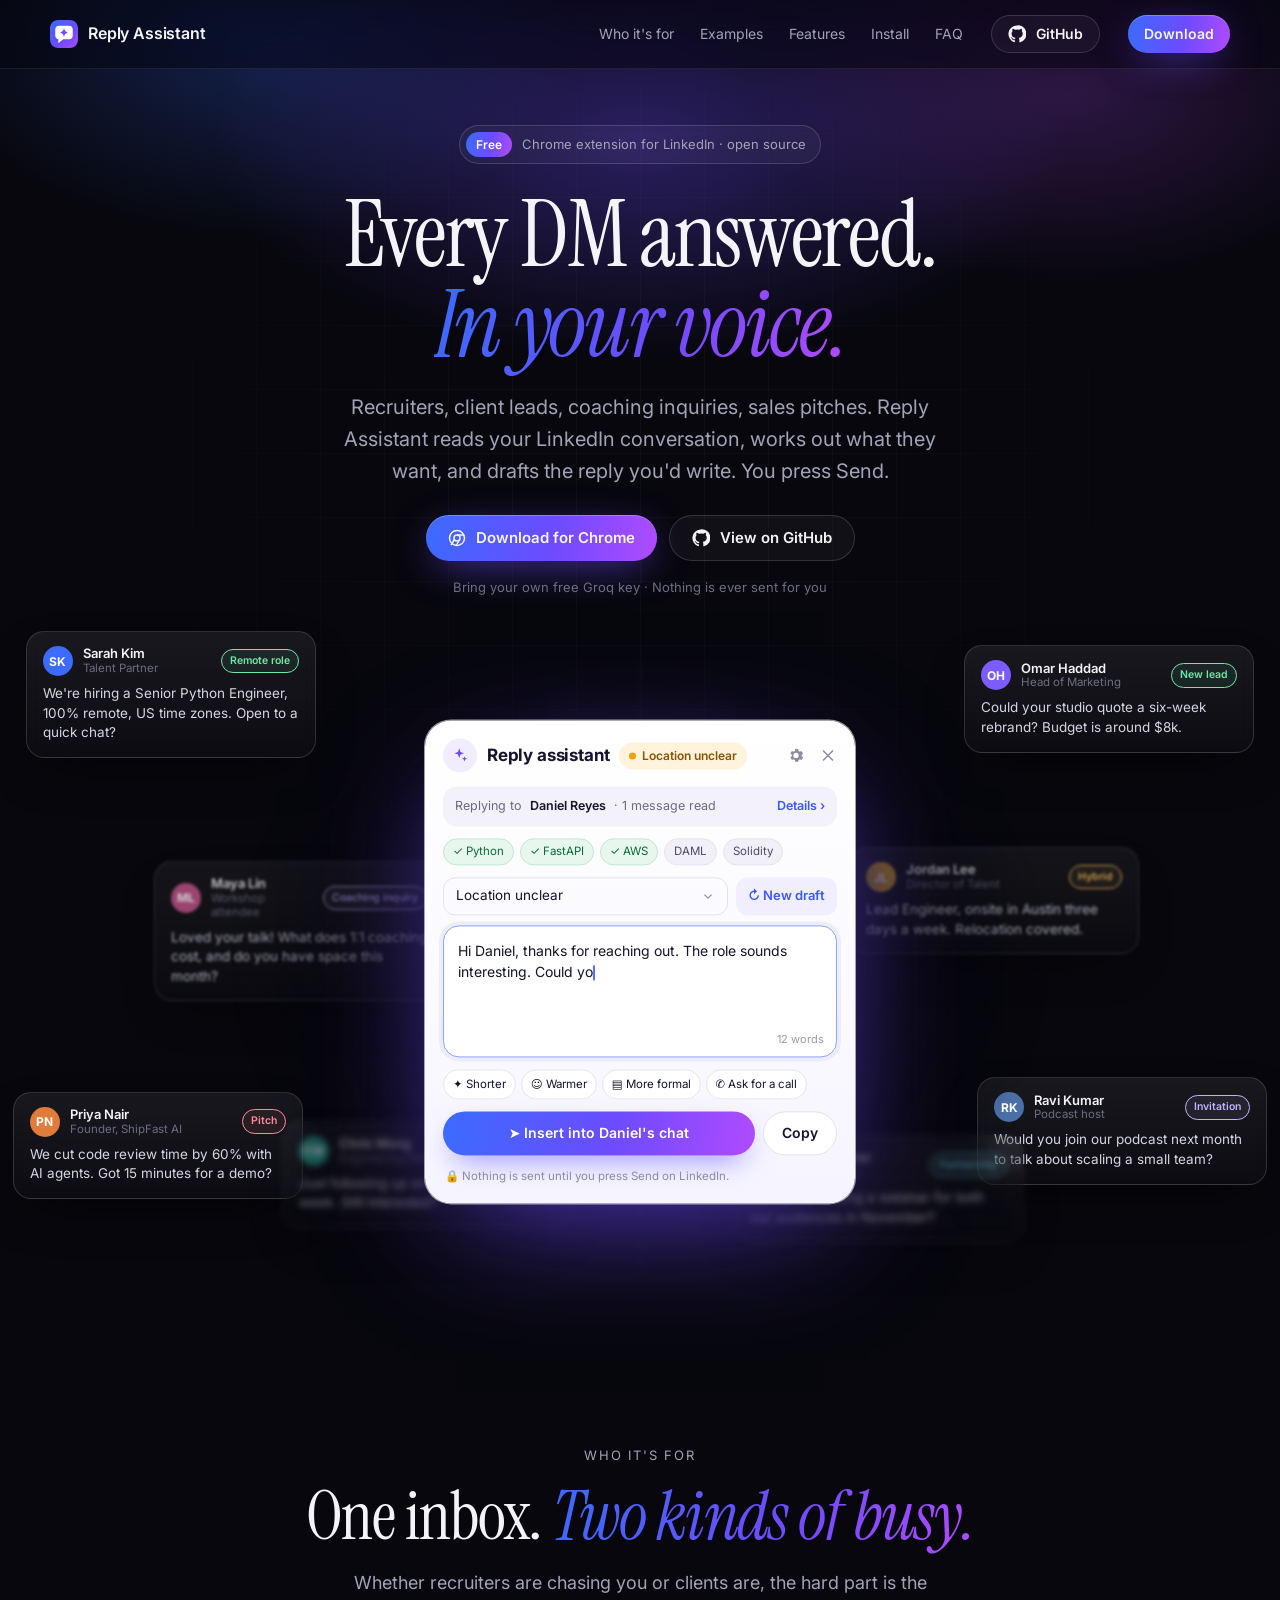
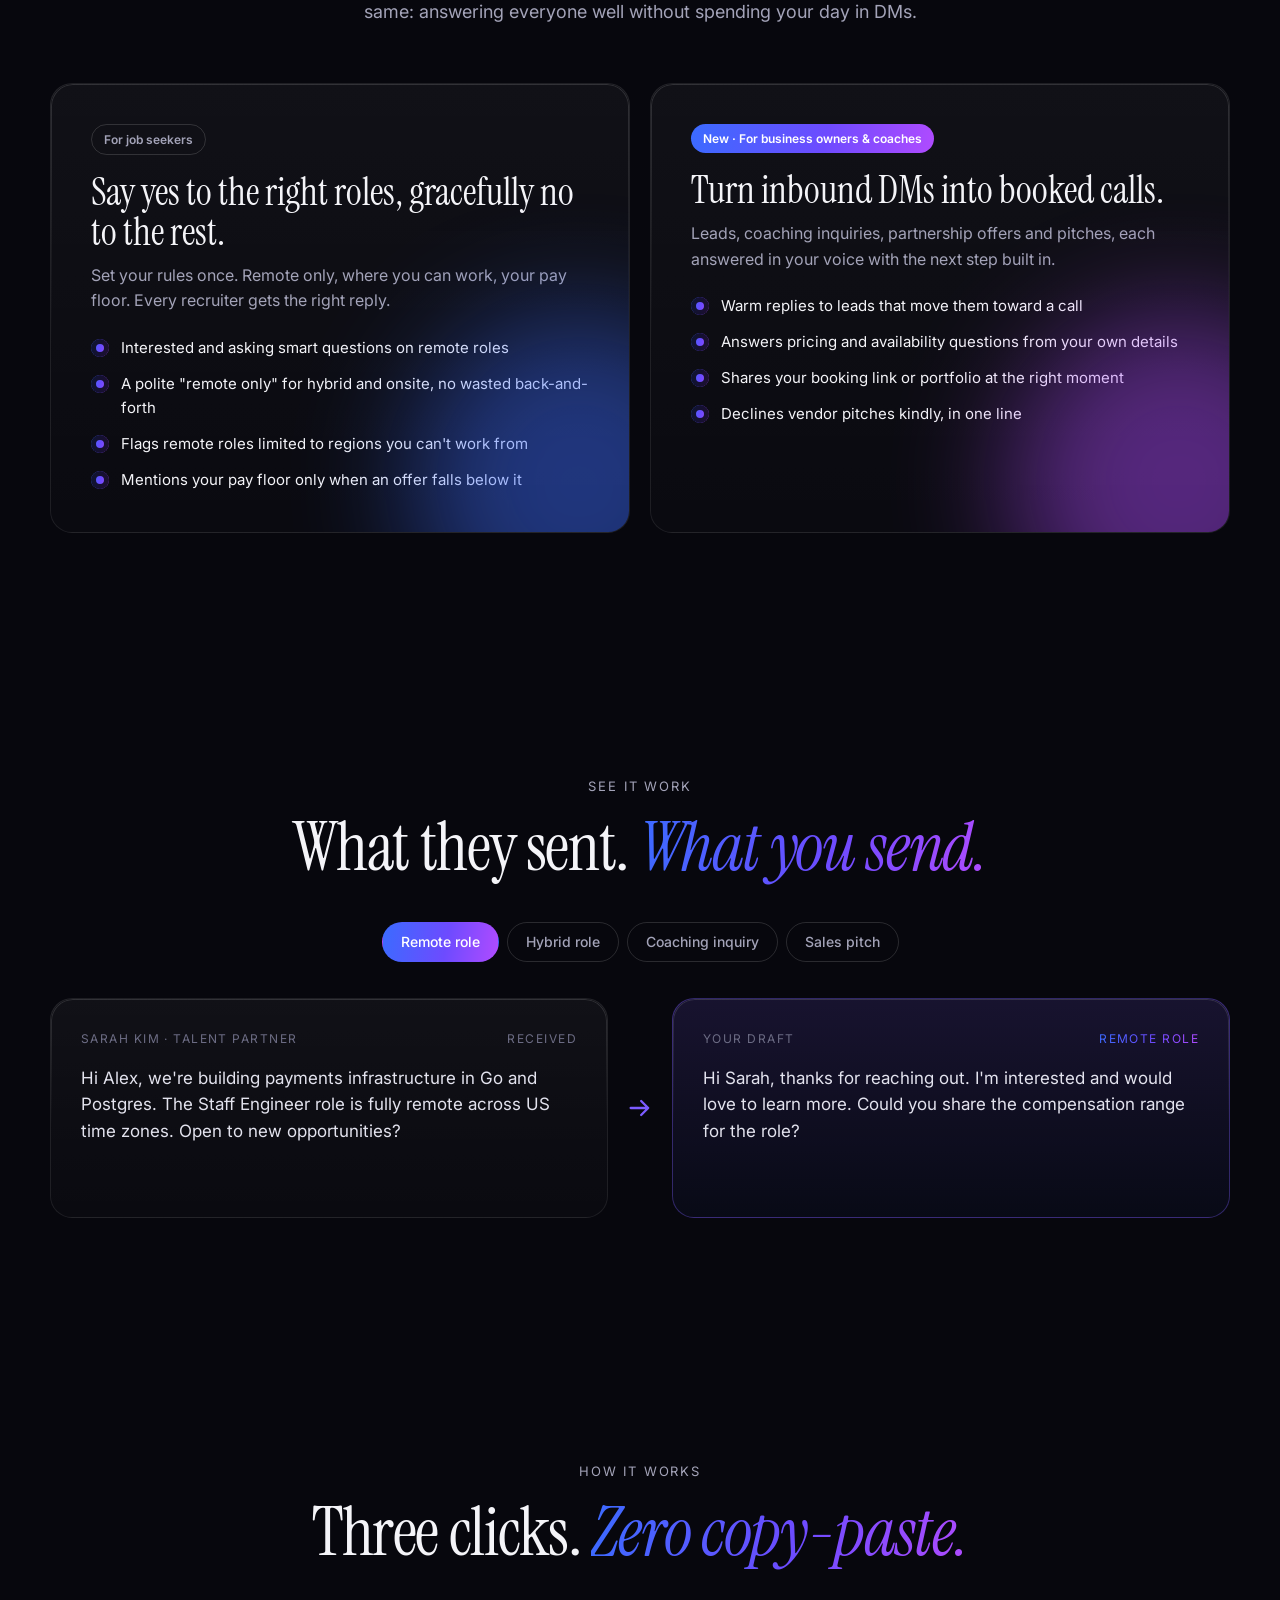
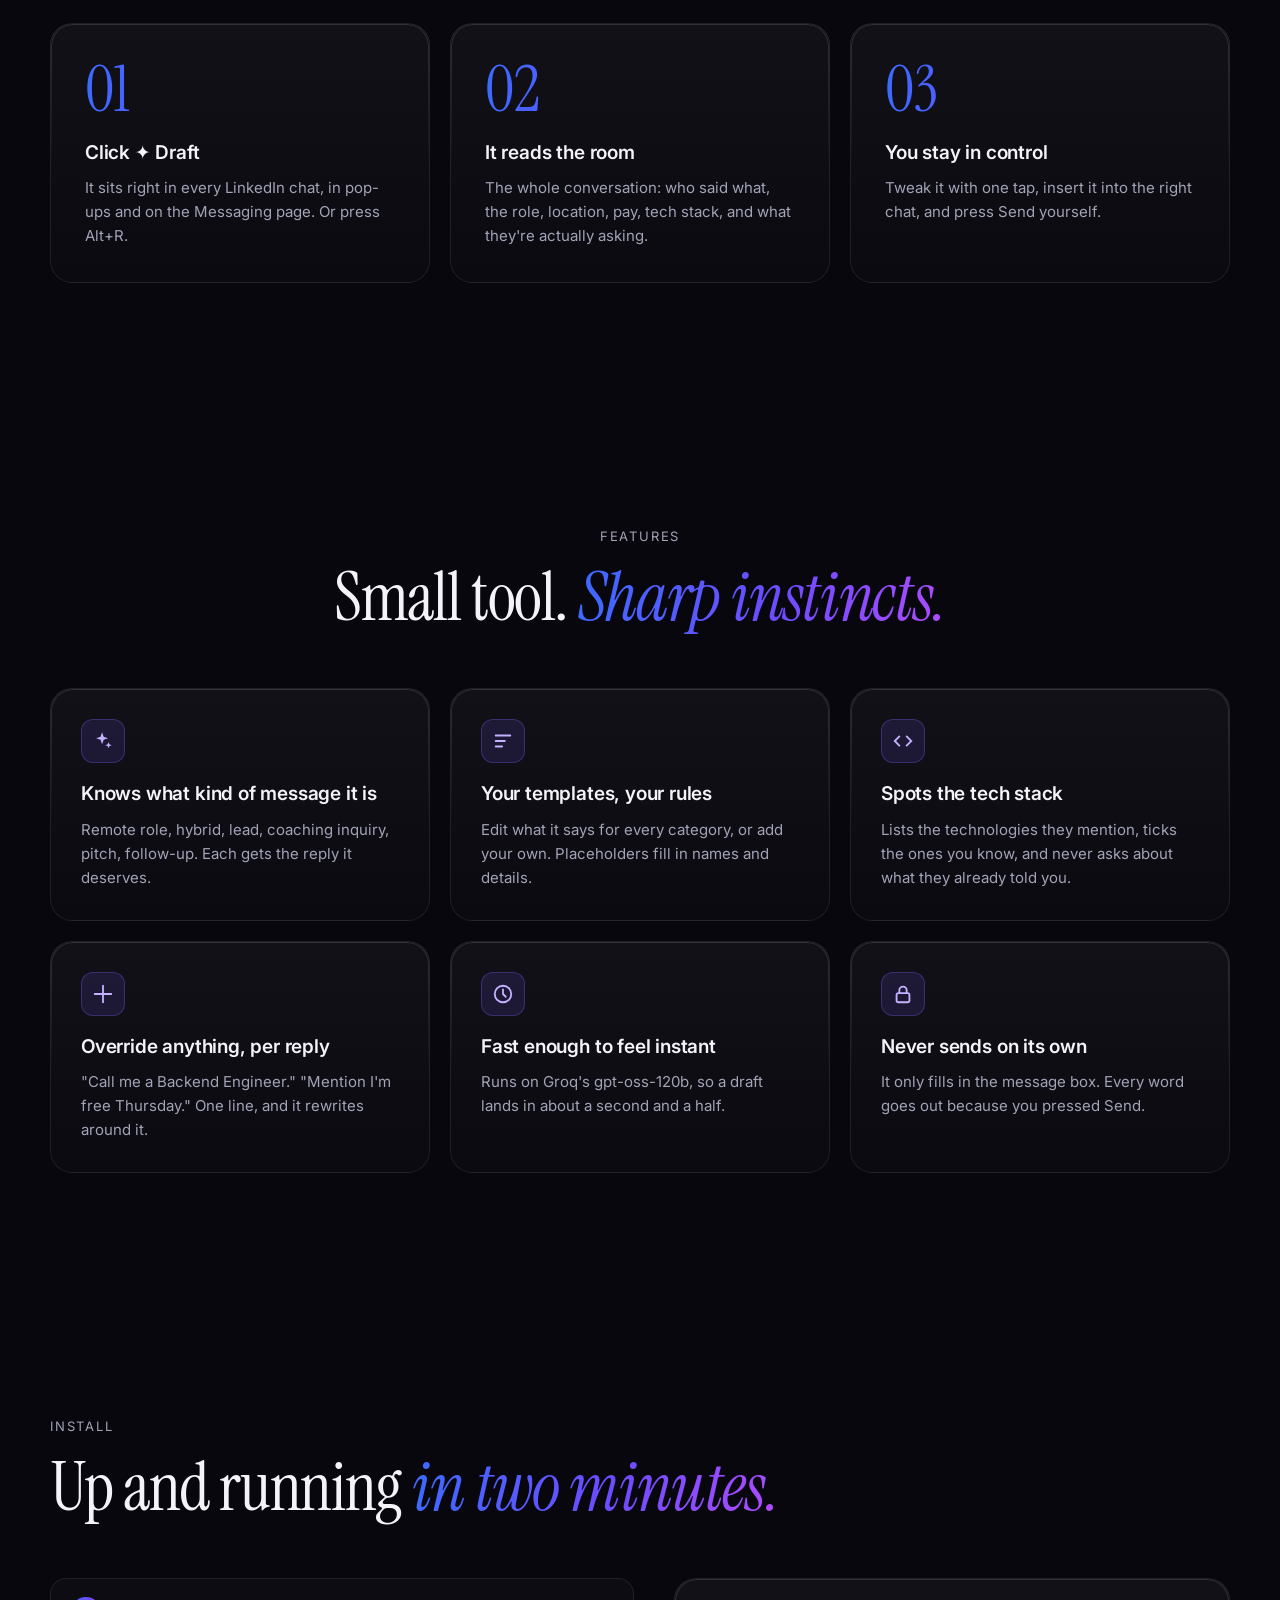
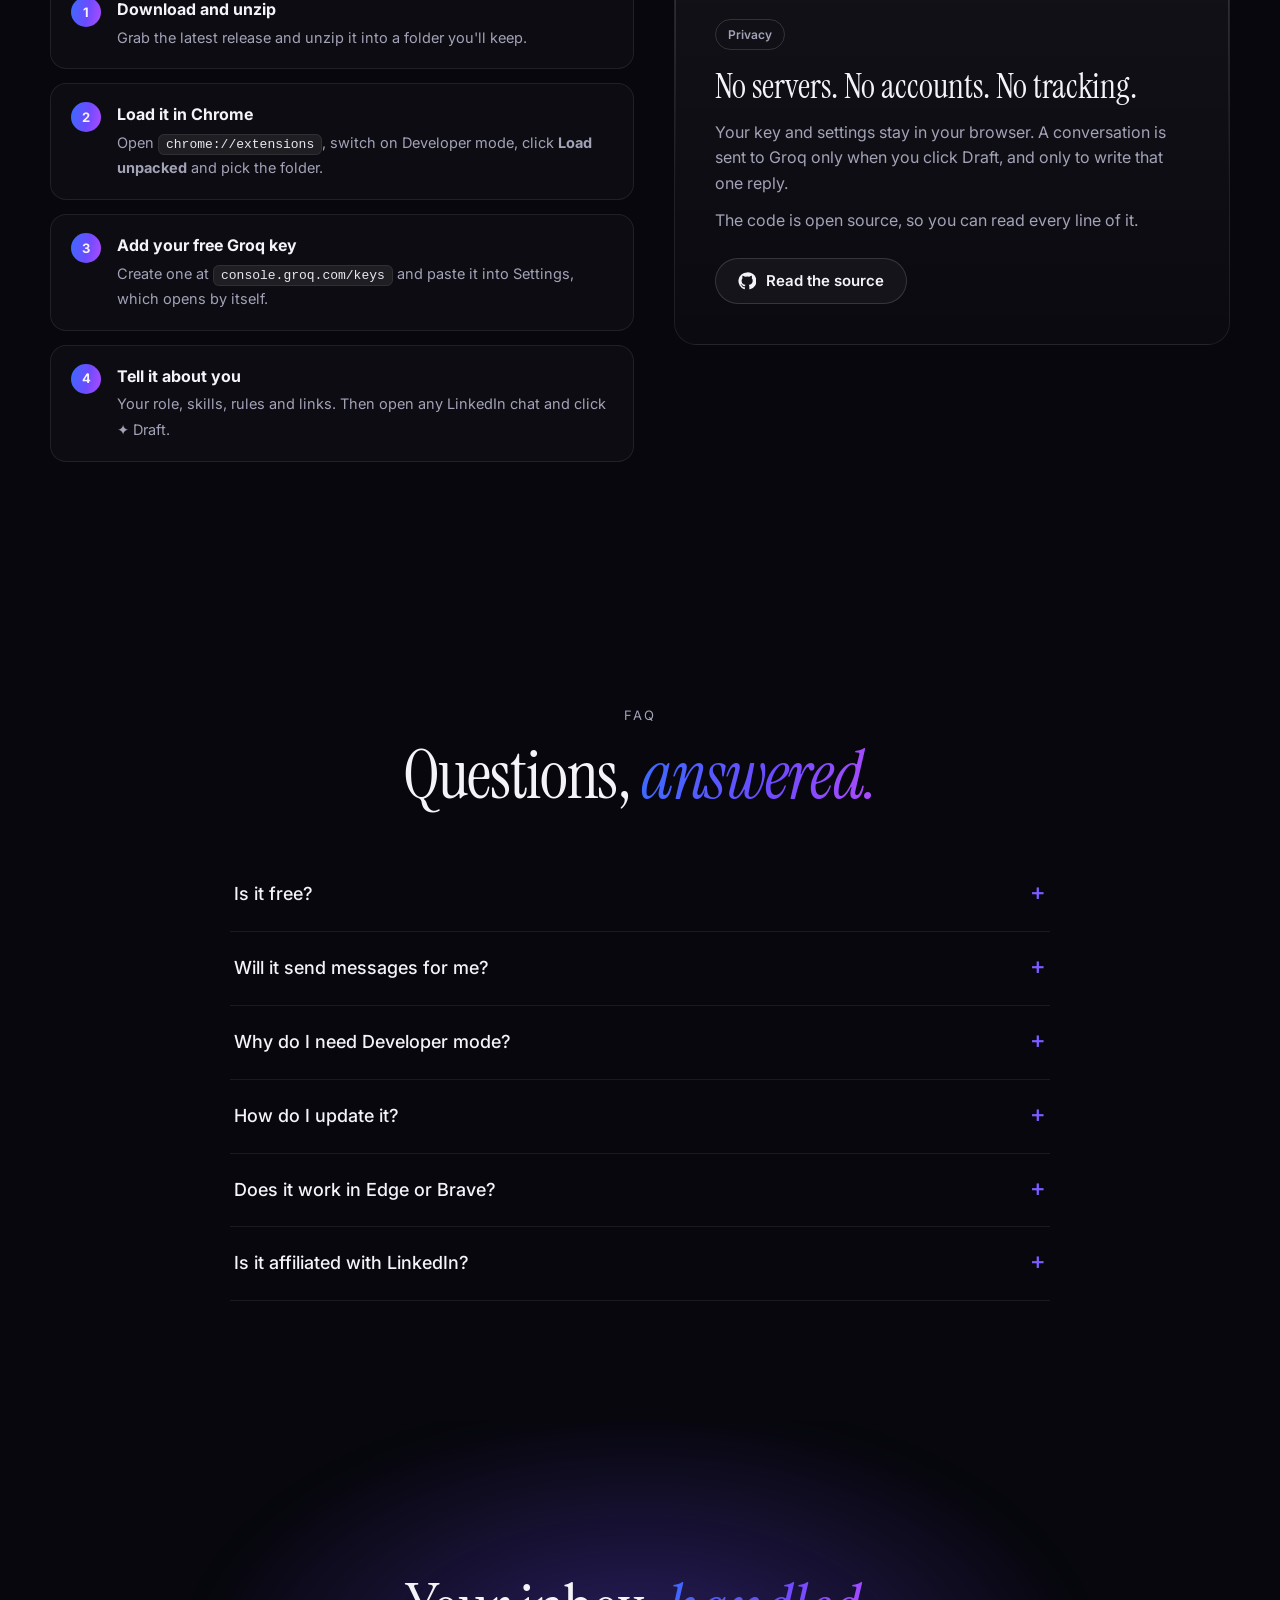
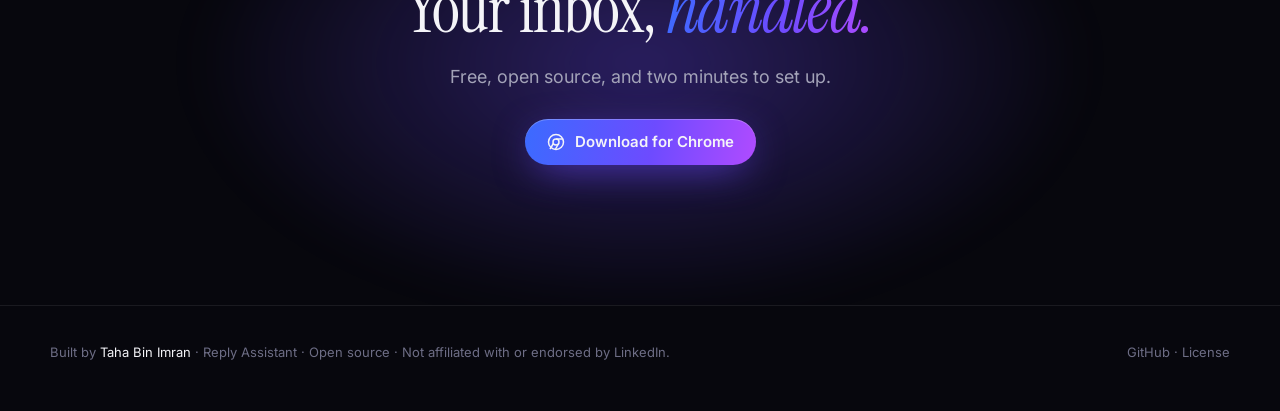
<file: docs/index.html>
<!DOCTYPE html>
<html lang="en">
<head>
<meta charset="utf-8">
<meta name="viewport" content="width=device-width, initial-scale=1">
<title>Reply Assistant · Every DM answered, in your voice</title>
<meta name="description" content="A free Chrome extension that reads your LinkedIn conversations and drafts the reply you'd write. Recruiters, leads, coaching clients, pitches. You press Send.">
<link rel="preconnect" href="https://fonts.googleapis.com">
<link rel="preconnect" href="https://fonts.gstatic.com" crossorigin>
<link href="https://fonts.googleapis.com/css2?family=Instrument+Serif:ital@0;1&family=Inter:wght@400;500;600;700&display=swap" rel="stylesheet">
<style>
  :root {
    --bg: #07070d;
    --bg-2: #0d0d18;
    --line: rgba(255,255,255,.08);
    --line-2: rgba(255,255,255,.14);
    --fg: #f4f4f8;
    --muted: #a3a3b8;
    --dim: #6d6d85;
    --violet: #7c5cff;
    --blue: #3b82f6;
    --cyan: #5ee7ff;
    --grad: linear-gradient(100deg, #3b6bff 0%, #6d4bff 55%, #b04bff 100%);
    --radius: 22px;
    --serif: "Instrument Serif", Georgia, serif;
    --sans: Inter, system-ui, -apple-system, "Segoe UI", Roboto, sans-serif;
  }
  * { box-sizing: border-box; }
  html { scroll-behavior: smooth; overflow-x: clip; }
  body { margin: 0; background: var(--bg); color: var(--fg); font: 16px/1.6 var(--sans); -webkit-font-smoothing: antialiased; overflow-x: clip; }
  a { color: inherit; text-decoration: none; }
  .wrap { width: min(1180px, 100% - 32px); margin: 0 auto; }
  .serif { font-family: var(--serif); font-weight: 400; letter-spacing: -0.01em; }
  .grad-text { background: var(--grad); -webkit-background-clip: text; background-clip: text; color: transparent; }

  /* ---------- nav ---------- */
  nav.top { position: sticky; top: 0; z-index: 50; backdrop-filter: blur(18px) saturate(140%); background: rgba(7,7,13,.55); border-bottom: 1px solid var(--line); }
  nav.top .wrap { display: flex; align-items: center; gap: 28px; height: 68px; }
  .brand { display: flex; align-items: center; gap: 10px; font-weight: 600; letter-spacing: -0.01em; }
  .brand svg { width: 28px; height: 28px; border-radius: 8px; }
  .navlinks { display: flex; gap: 26px; margin-left: auto; font-size: 14px; color: var(--muted); }
  .navlinks a:hover { color: var(--fg); }
  .btn { display: inline-flex; align-items: center; gap: 10px; height: 46px; padding: 0 22px; border-radius: 999px; font-weight: 600; font-size: 15px; border: 1px solid var(--line-2); background: rgba(255,255,255,.04); transition: transform .2s, background .2s, box-shadow .2s; white-space: nowrap; }
  .btn:hover { background: rgba(255,255,255,.08); transform: translateY(-1px); }
  .btn.primary { border: 0; background: var(--grad); box-shadow: 0 10px 40px -10px rgba(109,75,255,.8), inset 0 1px 0 rgba(255,255,255,.25); }
  .btn.primary:hover { box-shadow: 0 16px 50px -10px rgba(109,75,255,.95), inset 0 1px 0 rgba(255,255,255,.3); }
  .btn.sm { height: 38px; padding: 0 16px; font-size: 14px; }
  .btn svg { width: 18px; height: 18px; }

  /* ---------- hero ---------- */
  .hero { position: relative; padding: 56px 0 0; text-align: center; isolation: isolate; overflow-x: clip; }
  .hero::before { content: ""; position: absolute; inset: -200px -10% auto; height: 900px; z-index: -1;
    background:
      radial-gradient(40% 35% at 50% 30%, rgba(109,75,255,.35), transparent 70%),
      radial-gradient(30% 30% at 25% 20%, rgba(59,107,255,.25), transparent 70%),
      radial-gradient(30% 30% at 78% 25%, rgba(176,75,255,.22), transparent 70%); }
  .grid-bg { position: absolute; inset: 0; z-index: -1; opacity: .35;
    background-image: linear-gradient(var(--line) 1px, transparent 1px), linear-gradient(90deg, var(--line) 1px, transparent 1px);
    background-size: 64px 64px; mask-image: radial-gradient(60% 50% at 50% 30%, #000 20%, transparent 75%); }
  .eyebrow { display: inline-flex; align-items: center; gap: 10px; padding: 6px 14px 6px 6px; border-radius: 999px; border: 1px solid var(--line-2); background: rgba(255,255,255,.04); font-size: 13px; color: var(--muted); }
  .eyebrow b { padding: 3px 10px; border-radius: 999px; background: var(--grad); color: #fff; font-weight: 600; font-size: 12px; }
  h1 { margin: 26px auto 0; max-width: 980px; font-family: var(--serif); font-weight: 400; font-size: clamp(46px, 7.4vw, 92px); line-height: .98; letter-spacing: -0.025em; }
  h1 em { font-style: italic; }
  .lede { margin: 20px auto 0; max-width: 640px; font-size: clamp(17px, 2vw, 20px); color: var(--muted); }
  .cta { display: flex; gap: 12px; justify-content: center; flex-wrap: wrap; margin-top: 28px; }
  .fine { margin-top: 16px; font-size: 13px; color: var(--dim); }

  /* ---------- stage: floating DMs blurring toward the panel ---------- */
  .stage { position: relative; height: 720px; margin-top: -8px; }
  .stage::after { content: ""; position: absolute; left: 50%; top: 50%; width: 820px; height: 640px; transform: translate(-50%,-50%); z-index: 1;
    background: radial-gradient(closest-side, rgba(7,7,13,.92), rgba(7,7,13,.55) 55%, transparent); pointer-events: none; }
  .dm { position: absolute; z-index: 0; width: 290px; padding: 14px 16px; text-align: left; border-radius: 18px; border: 1px solid var(--line-2);
    background: linear-gradient(180deg, rgba(255,255,255,.07), rgba(255,255,255,.025)); backdrop-filter: blur(8px);
    box-shadow: 0 20px 50px -20px rgba(0,0,0,.7); filter: blur(var(--blur, 0px)); opacity: var(--fade, 1);
    animation: drift 9s ease-in-out infinite; animation-delay: var(--delay, 0s); }
  .dm header { display: flex; align-items: center; gap: 10px; margin-bottom: 8px; }
  .dm .av { width: 30px; height: 30px; border-radius: 50%; flex: none; display: grid; place-items: center; font-size: 12px; font-weight: 700; color: #fff; }
  .dm .who { font-size: 13px; font-weight: 600; line-height: 1.2; }
  .dm .who small { display: block; font-weight: 400; color: var(--dim); font-size: 11.5px; }
  .dm .tag { margin-left: auto; font-size: 10.5px; font-weight: 600; padding: 3px 8px; border-radius: 999px; border: 1px solid; white-space: nowrap; }
  .dm p { margin: 0; font-size: 13.5px; line-height: 1.45; color: #d6d6e4; }
  .t-green { color: #6ee7a8; border-color: rgba(110,231,168,.35); background: rgba(110,231,168,.08); }
  .t-amber { color: #fbbf5a; border-color: rgba(251,191,90,.35); background: rgba(251,191,90,.08); }
  .t-red { color: #ff8a9a; border-color: rgba(255,138,154,.35); background: rgba(255,138,154,.08); }
  .t-violet { color: #c4b2ff; border-color: rgba(196,178,255,.35); background: rgba(196,178,255,.08); }
  .t-cyan { color: #7ee8ff; border-color: rgba(126,232,255,.35); background: rgba(126,232,255,.08); }
  @keyframes drift { 0%,100% { translate: 0 0; } 50% { translate: 0 -12px; } }

  /* ---------- the panel (recreated UI) ---------- */
  .panel-glow { position: absolute; left: 50%; top: 50%; width: 560px; height: 560px; transform: translate(-50%,-50%); z-index: 1; border-radius: 50%;
    background: radial-gradient(closest-side, rgba(109,75,255,.45), transparent); filter: blur(30px); }
  .panel { position: absolute; left: 50%; top: 50%; transform: translate(-50%,-50%); z-index: 2; width: 430px; text-align: left; color: #14142b;
    border-radius: 26px; padding: 18px; background: linear-gradient(180deg, #ffffff, #f6f5ff);
    box-shadow: 0 0 0 1px rgba(255,255,255,.6), 0 40px 120px -30px rgba(109,75,255,.75), 0 30px 60px -30px rgba(0,0,0,.8); }
  .p-head { display: flex; align-items: center; gap: 10px; }
  .p-logo { width: 34px; height: 34px; border-radius: 50%; display: grid; place-items: center; background: #f1edff; }
  .p-logo svg { width: 18px; height: 18px; }
  .p-title { font-weight: 700; font-size: 17px; letter-spacing: -0.01em; }
  .p-badge { display: inline-flex; align-items: center; gap: 6px; padding: 4px 10px; border-radius: 999px; background: #fff3dc; color: #8a5300; font-size: 12px; font-weight: 600; }
  .p-badge::before { content: ""; width: 7px; height: 7px; border-radius: 50%; background: #f59e0b; }
  .p-icons { margin-left: auto; display: flex; gap: 14px; color: #8b8ba3; }
  .p-icons svg { width: 18px; height: 18px; }
  .p-ctx { display: flex; align-items: center; gap: 8px; margin: 14px 0 12px; padding: 10px 12px; border-radius: 14px; background: #f3f2fb; font-size: 12.5px; color: #6b6b85; }
  .p-ctx b { color: #14142b; font-weight: 600; }
  .p-ctx .det { margin-left: auto; color: #3b5bff; font-weight: 600; }
  .p-tech { display: flex; flex-wrap: wrap; gap: 6px; margin-bottom: 12px; font-size: 11.5px; }
  .p-tech span { padding: 3px 9px; border-radius: 999px; background: #f1f0f8; border: 1px solid #e5e3f2; color: #4b4b66; }
  .p-tech span.mine { background: #e7f7ee; border-color: #bfe8d0; color: #0b6b3a; }
  .p-row { display: flex; gap: 8px; align-items: center; margin-bottom: 10px; }
  .p-select { flex: 1; display: flex; align-items: center; gap: 8px; height: 38px; padding: 0 12px; border-radius: 12px; border: 1px solid #e3e1f0; font-size: 13.5px; }
  .p-select svg:last-child { margin-left: auto; width: 14px; color: #8b8ba3; }
  .p-new { height: 38px; padding: 0 12px; border-radius: 12px; background: #f0eeff; color: #3b5bff; font-weight: 600; font-size: 13px; display: flex; align-items: center; gap: 6px; }
  .p-draft { position: relative; min-height: 132px; padding: 14px; border-radius: 16px; border: 1.5px solid #8ea2ff; background: #fff; font-size: 14px; line-height: 1.55;
    box-shadow: 0 0 0 4px rgba(91,110,255,.09); }
  .caret { display: inline-block; width: 2px; height: 1.1em; background: #5b6eff; vertical-align: -3px; animation: blink 1s steps(1) infinite; }
  @keyframes blink { 50% { opacity: 0; } }
  .p-count { position: absolute; right: 12px; bottom: 8px; font-size: 11px; color: #9a9ab0; }
  .p-chips { display: flex; flex-wrap: wrap; gap: 5px; margin: 12px 0; }
  .p-chips span { padding: 5px 9px; border-radius: 999px; border: 1px solid #e6e4f2; font-size: 11.5px; background: #fff; white-space: nowrap; }
  .p-actions { display: flex; gap: 8px; }
  .p-insert { flex: 1; height: 44px; border-radius: 999px; background: var(--grad); color: #fff; font-weight: 600; font-size: 14px; display: flex; align-items: center; justify-content: center; gap: 8px;
    box-shadow: 0 12px 30px -10px rgba(91,75,255,.7); }
  .p-copy { height: 44px; padding: 0 18px; border-radius: 999px; border: 1px solid #e3e1f0; display: flex; align-items: center; font-weight: 600; font-size: 14px; background: #fff; }
  .p-foot { margin: 12px 2px 0; font-size: 11.5px; color: #8b8ba3; display: flex; gap: 6px; align-items: center; }

  /* ---------- sections ---------- */
  section { padding: 120px 0; position: relative; }
  .kicker { font-size: 13px; letter-spacing: .14em; text-transform: uppercase; color: var(--muted); }
  h2 { margin: 14px 0 0; font-family: var(--serif); font-weight: 400; font-size: clamp(40px, 5.4vw, 68px); line-height: 1.02; letter-spacing: -0.02em; }
  h2 em { font-style: italic; }
  .sub { margin-top: 18px; max-width: 620px; color: var(--muted); font-size: 18px; }
  .center { text-align: center; }
  .center .sub { margin-inline: auto; }

  .card { position: relative; border-radius: var(--radius); border: 1px solid var(--line); background: linear-gradient(180deg, rgba(255,255,255,.045), rgba(255,255,255,.015)); padding: 30px; overflow: hidden; }
  .card::before { content: ""; position: absolute; inset: 0; border-radius: inherit; padding: 1px; background: linear-gradient(180deg, rgba(255,255,255,.14), transparent 60%);
    -webkit-mask: linear-gradient(#000 0 0) content-box, linear-gradient(#000 0 0); -webkit-mask-composite: xor; mask-composite: exclude; pointer-events: none; }

  /* audiences */
  .aud { display: grid; grid-template-columns: 1fr 1fr; gap: 20px; margin-top: 56px; }
  .aud .card { padding: 40px; min-height: 420px; }
  .aud h3 { margin: 18px 0 10px; font-family: var(--serif); font-weight: 400; font-size: 38px; line-height: 1.05; }
  .aud p { color: var(--muted); margin: 0 0 22px; }
  .aud ul { list-style: none; margin: 0; padding: 0; display: grid; gap: 12px; }
  .aud li { display: flex; gap: 12px; align-items: flex-start; font-size: 15px; }
  .aud li::before { content: ""; flex: none; width: 18px; height: 18px; margin-top: 3px; border-radius: 50%; background: var(--grad); -webkit-mask: radial-gradient(circle at center, #000 38%, transparent 40%), linear-gradient(#000 0 0); mask: none; box-shadow: inset 0 0 0 5px rgba(7,7,13,.85); }
  .pill { display: inline-flex; align-items: center; gap: 8px; font-size: 12px; font-weight: 600; padding: 5px 12px; border-radius: 999px; border: 1px solid var(--line-2); color: var(--muted); }
  .pill.new { color: #fff; border: 0; background: var(--grad); }
  .aud .glow { position: absolute; right: -120px; bottom: -120px; width: 340px; height: 340px; border-radius: 50%; filter: blur(60px); opacity: .45; }

  /* conversations */
  .tabs { display: flex; gap: 8px; justify-content: center; flex-wrap: wrap; margin-top: 40px; }
  .tab { height: 40px; padding: 0 18px; border-radius: 999px; border: 1px solid var(--line-2); background: transparent; color: var(--muted); font: 500 14px var(--sans); cursor: pointer; }
  .tab[aria-selected="true"] { color: #fff; border-color: transparent; background: var(--grad); }
  .convo { display: grid; grid-template-columns: 1fr 64px 1fr; align-items: center; gap: 0; margin-top: 36px; }
  .convo .card { min-height: 220px; }
  .convo .label { font-size: 12px; letter-spacing: .12em; text-transform: uppercase; color: var(--dim); margin-bottom: 14px; display: flex; justify-content: space-between; }
  .convo .msg { font-size: 17px; line-height: 1.55; color: #e3e3ee; }
  .convo .reply { border-color: rgba(124,92,255,.35); background: linear-gradient(180deg, rgba(124,92,255,.14), rgba(59,107,255,.04)); }
  .arrow { display: grid; place-items: center; color: var(--violet); }
  .arrow svg { width: 28px; height: 28px; }
  [role="tabpanel"][hidden] { display: none; }

  /* steps */
  .steps { display: grid; grid-template-columns: repeat(3, 1fr); gap: 20px; margin-top: 56px; counter-reset: s; }
  .steps .card { padding: 34px; }
  .steps .n { font-family: var(--serif); font-size: 64px; line-height: 1; background: var(--grad); -webkit-background-clip: text; background-clip: text; color: transparent; }
  .steps h3, .feat h3 { margin: 16px 0 8px; font-size: 19px; font-weight: 600; letter-spacing: -0.01em; }
  .steps p, .feat p { margin: 0; color: var(--muted); font-size: 15px; }

  /* features */
  .feat { display: grid; grid-template-columns: repeat(3, 1fr); gap: 20px; margin-top: 56px; }
  .feat .ico { width: 44px; height: 44px; border-radius: 12px; display: grid; place-items: center; background: rgba(124,92,255,.14); border: 1px solid rgba(124,92,255,.3); color: #c4b2ff; }
  .feat .ico svg { width: 22px; height: 22px; }

  /* install */
  .install { display: grid; grid-template-columns: 1.05fr 1fr; gap: 40px; align-items: start; margin-top: 56px; }
  .ol { list-style: none; padding: 0; margin: 0; display: grid; gap: 14px; counter-reset: i; }
  .ol li { counter-increment: i; display: flex; gap: 16px; padding: 18px 20px; border-radius: 16px; border: 1px solid var(--line); background: rgba(255,255,255,.025); }
  .ol li::before { content: counter(i); flex: none; width: 30px; height: 30px; border-radius: 50%; display: grid; place-items: center; font-weight: 700; font-size: 13px; background: var(--grad); }
  .ol b { display: block; margin-bottom: 2px; }
  .ol span { color: var(--muted); font-size: 14.5px; }
  code { font: 13px ui-monospace, "Cascadia Mono", Consolas, monospace; padding: 2px 7px; border-radius: 6px; background: rgba(255,255,255,.07); border: 1px solid var(--line); color: #e8e8f2; }
  .privacy { padding: 40px; }
  .privacy h3 { margin: 18px 0 14px; font-family: var(--serif); font-weight: 400; font-size: 34px; line-height: 1.1; }
  .privacy p { color: var(--muted); margin: 0 0 12px; }

  /* faq */
  .faq { max-width: 820px; margin: 48px auto 0; }
  details { border-bottom: 1px solid var(--line); padding: 22px 4px; }
  summary { cursor: pointer; list-style: none; display: flex; justify-content: space-between; gap: 20px; font-size: 18px; font-weight: 500; }
  summary::-webkit-details-marker { display: none; }
  summary::after { content: "+"; color: var(--violet); font-size: 24px; line-height: 1; transition: transform .2s; }
  details[open] summary::after { transform: rotate(45deg); }
  details p { color: var(--muted); margin: 12px 0 0; max-width: 700px; }

  /* final cta */
  .final { text-align: center; padding: 140px 0; overflow: hidden; }
  .final::before { content: ""; position: absolute; left: 50%; top: 50%; width: 900px; height: 500px; transform: translate(-50%,-50%); z-index: -1;
    background: radial-gradient(closest-side, rgba(109,75,255,.35), transparent); filter: blur(20px); }
  footer { border-top: 1px solid var(--line); padding: 36px 0 48px; color: var(--dim); font-size: 13px; }
  footer .wrap { display: flex; gap: 20px; justify-content: space-between; flex-wrap: wrap; }
  footer a:hover { color: var(--fg); }

  /* reveal on scroll */
  .reveal { opacity: 0; transform: translateY(24px); transition: opacity .9s cubic-bezier(.2,.7,.2,1), transform .9s cubic-bezier(.2,.7,.2,1); }
  .reveal.in { opacity: 1; transform: none; }

  @media (max-width: 980px) {
    .navlinks { display: none; }
    .aud, .install { grid-template-columns: 1fr; }
    .steps, .feat { grid-template-columns: 1fr 1fr; }
    .dm.far-out { display: none; }
  }
  @media (max-width: 720px) {
    .steps, .feat { grid-template-columns: 1fr; }
    .convo { grid-template-columns: 1fr; gap: 12px; }
    .arrow { transform: rotate(90deg); height: 36px; }
    .stage { height: 700px; }
    .dm { display: none; }
    .panel { width: min(430px, 100% - 24px); padding: 14px; }
    .p-title { font-size: 15px; white-space: nowrap; }
    .p-badge { font-size: 11px; padding: 3px 8px; white-space: nowrap; }
    .p-icons { gap: 8px; }
    .p-ctx { flex-wrap: wrap; row-gap: 2px; }
    .p-ctx b { white-space: nowrap; }
    .stage { height: 640px; }
    nav.top .btn.ghost { display: none; }
    section { padding: 88px 0; }
  }
  @media (prefers-reduced-motion: reduce) {
    .dm, .caret { animation: none; }
    .reveal { opacity: 1; transform: none; transition: none; }
    html { scroll-behavior: auto; }
  }
</style>
</head>
<body>

<svg width="0" height="0" style="position:absolute" aria-hidden="true">
  <defs>
    <linearGradient id="g" x1="0" x2="1" y1="0" y2="1"><stop offset="0" stop-color="#3b6bff"/><stop offset=".6" stop-color="#6d4bff"/><stop offset="1" stop-color="#b04bff"/></linearGradient>
  </defs>
  <symbol id="logo" viewBox="0 0 128 128">
    <rect width="128" height="128" rx="28" fill="url(#g)"/>
    <path d="M42 26H86A18 18 0 0 1 104 44V70A18 18 0 0 1 86 88H60L38 106V88H42A18 18 0 0 1 24 70V44A18 18 0 0 1 42 26Z" fill="#fff"/>
    <path d="M64 35C66.2 48.5 69.5 52 82 57C69.5 62 66.2 65.5 64 79C61.8 65.5 58.5 62 46 57C58.5 52 61.8 48.5 64 35Z" fill="#6d4bff"/>
  </symbol>
  <symbol id="spark" viewBox="0 0 24 24"><path fill="currentColor" d="M11 2.5l1.7 4.8 4.8 1.7-4.8 1.7L11 15.5 9.3 10.7 4.5 9l4.8-1.7zM18 13l.9 2.6 2.6.9-2.6.9L18 20l-.9-2.6-2.6-.9 2.6-.9z"/></symbol>
  <symbol id="chrome" viewBox="0 0 24 24"><circle cx="12" cy="12" r="10" fill="none" stroke="currentColor" stroke-width="2"/><circle cx="12" cy="12" r="4" fill="none" stroke="currentColor" stroke-width="2"/><path d="M12 8h9M8.5 14l-4.5 7.5M15.5 14l-4.5 8" stroke="currentColor" stroke-width="2" fill="none"/></symbol>
  <symbol id="github" viewBox="0 0 24 24"><path fill="currentColor" d="M12 .5a11.5 11.5 0 0 0-3.6 22.4c.6.1.8-.3.8-.6v-2c-3.2.7-3.9-1.5-3.9-1.5-.5-1.3-1.3-1.7-1.3-1.7-1-.7.1-.7.1-.7 1.2.1 1.8 1.2 1.8 1.2 1 1.8 2.8 1.3 3.5 1 .1-.8.4-1.3.7-1.6-2.6-.3-5.3-1.3-5.3-5.7 0-1.3.5-2.3 1.2-3.1-.1-.3-.5-1.5.1-3.1 0 0 1-.3 3.2 1.2a11 11 0 0 1 5.8 0c2.2-1.5 3.2-1.2 3.2-1.2.6 1.6.2 2.8.1 3.1.8.8 1.2 1.8 1.2 3.1 0 4.4-2.7 5.4-5.3 5.7.4.4.8 1.1.8 2.2v3.3c0 .3.2.7.8.6A11.5 11.5 0 0 0 12 .5z"/></symbol>
  <symbol id="arrow" viewBox="0 0 24 24"><path d="M4 12h15M13 6l6 6-6 6" fill="none" stroke="currentColor" stroke-width="2" stroke-linecap="round" stroke-linejoin="round"/></symbol>
</svg>

<nav class="top">
  <div class="wrap">
    <a class="brand" href="#"><svg><use href="#logo"/></svg>Reply Assistant</a>
    <div class="navlinks">
      <a href="#who">Who it's for</a><a href="#examples">Examples</a><a href="#features">Features</a><a href="#install">Install</a><a href="#faq">FAQ</a>
    </div>
    <a class="btn sm ghost" data-repo href="#"><svg><use href="#github"/></svg>GitHub</a>
    <a class="btn sm primary" data-download href="#">Download</a>
  </div>
</nav>

<header class="hero">
  <div class="grid-bg"></div>
  <div class="wrap">
    <span class="eyebrow"><b>Free</b> Chrome extension for LinkedIn · open source</span>
    <h1>Every DM answered.<br><em class="grad-text">In your voice.</em></h1>
    <p class="lede">Recruiters, client leads, coaching inquiries, sales pitches. Reply Assistant reads your LinkedIn conversation, works out what they want, and drafts the reply you'd write. You press Send.</p>
    <div class="cta">
      <a class="btn primary" data-download href="#"><svg><use href="#chrome"/></svg>Download for Chrome</a>
      <a class="btn" data-repo href="#"><svg><use href="#github"/></svg>View on GitHub</a>
    </div>
    <p class="fine">Bring your own free Groq key · Nothing is ever sent for you</p>
  </div>

  <div class="stage" aria-hidden="true">
    <!-- Messages drift around the edges and blur as they near the panel -->
    <div class="dm far-out" style="left:2%;top:4%;--delay:-1s">
      <header><span class="av" style="background:#3b6bff">SK</span><span class="who">Sarah Kim<small>Talent Partner</small></span><span class="tag t-green">Remote role</span></header>
      <p>We're hiring a Senior Python Engineer, 100% remote, US time zones. Open to a quick chat?</p>
    </div>
    <div class="dm" style="left:12%;top:36%;--blur:1.5px;--fade:.8;--delay:-4s">
      <header><span class="av" style="background:#c0548a">ML</span><span class="who">Maya Lin<small>Workshop attendee</small></span><span class="tag t-violet">Coaching inquiry</span></header>
      <p>Loved your talk! What does 1:1 coaching cost, and do you have space this month?</p>
    </div>
    <div class="dm far-out" style="left:1%;top:68%;--delay:-2s">
      <header><span class="av" style="background:#e07b39">PN</span><span class="who">Priya Nair<small>Founder, ShipFast AI</small></span><span class="tag t-red">Pitch</span></header>
      <p>We cut code review time by 60% with AI agents. Got 15 minutes for a demo?</p>
    </div>
    <div class="dm" style="left:22%;top:72%;--blur:3px;--fade:.55;--delay:-6s">
      <header><span class="av" style="background:#2a9d8f">CW</span><span class="who">Chris Wong<small>Engineering Manager</small></span><span class="tag t-cyan">Follow-up</span></header>
      <p>Just following up on my note from last week. Still interested?</p>
    </div>
    <div class="dm far-out" style="right:2%;top:6%;--delay:-3s">
      <header><span class="av" style="background:#7c5cff">OH</span><span class="who">Omar Haddad<small>Head of Marketing</small></span><span class="tag t-green">New lead</span></header>
      <p>Could your studio quote a six-week rebrand? Budget is around $8k.</p>
    </div>
    <div class="dm" style="right:11%;top:34%;--blur:1.5px;--fade:.8;--delay:-5s">
      <header><span class="av" style="background:#d4a017">JL</span><span class="who">Jordan Lee<small>Director of Talent</small></span><span class="tag t-amber">Hybrid</span></header>
      <p>Lead Engineer, onsite in Austin three days a week. Relocation covered.</p>
    </div>
    <div class="dm far-out" style="right:1%;top:66%;--delay:-7s">
      <header><span class="av" style="background:#4a6fa5">RK</span><span class="who">Ravi Kumar<small>Podcast host</small></span><span class="tag t-violet">Invitation</span></header>
      <p>Would you join our podcast next month to talk about scaling a small team?</p>
    </div>
    <div class="dm" style="right:20%;top:74%;--blur:3px;--fade:.55;--delay:-8s">
      <header><span class="av" style="background:#8a5cf6">LF</span><span class="who">Lena Fischer<small>Partnerships</small></span><span class="tag t-cyan">Partnership</span></header>
      <p>Fancy co-hosting a webinar for both our audiences in November?</p>
    </div>

    <div class="panel-glow"></div>
    <div class="panel" role="img" aria-label="The Reply Assistant panel drafting a reply to a recruiter">
      <div class="p-head">
        <span class="p-logo"><svg style="color:#6d4bff"><use href="#spark"/></svg></span>
        <span class="p-title">Reply assistant</span>
        <span class="p-badge">Location unclear</span>
        <span class="p-icons">
          <svg viewBox="0 0 24 24"><path fill="currentColor" d="M19.4 13a7.5 7.5 0 0 0 0-2l2-1.6-2-3.4-2.4 1a7.6 7.6 0 0 0-1.7-1L15 3.5h-4l-.4 2.5a7.6 7.6 0 0 0-1.7 1l-2.4-1-2 3.4 2 1.6a7.5 7.5 0 0 0 0 2l-2 1.6 2 3.4 2.4-1a7.6 7.6 0 0 0 1.7 1l.4 2.5h4l.4-2.5a7.6 7.6 0 0 0 1.7-1l2.4 1 2-3.4zM12 15.5a3.5 3.5 0 1 1 0-7 3.5 3.5 0 0 1 0 7z"/></svg>
          <svg viewBox="0 0 24 24"><path d="M6 6l12 12M18 6L6 18" stroke="currentColor" stroke-width="2" stroke-linecap="round"/></svg>
        </span>
      </div>
      <div class="p-ctx">Replying to <b>Daniel Reyes</b> · 1 message read <span class="det">Details ›</span></div>
      <div class="p-tech"><span class="mine">✓ Python</span><span class="mine">✓ FastAPI</span><span class="mine">✓ AWS</span><span>DAML</span><span>Solidity</span></div>
      <div class="p-row">
        <span class="p-select">Location unclear <svg viewBox="0 0 24 24"><path d="M6 9l6 6 6-6" fill="none" stroke="currentColor" stroke-width="2"/></svg></span>
        <span class="p-new">↻ New draft</span>
      </div>
      <div class="p-draft"><span id="typed"></span><span class="caret"></span><span class="p-count" id="count">0 words</span></div>
      <div class="p-chips"><span>✦ Shorter</span><span>☺ Warmer</span><span>▤ More formal</span><span>✆ Ask for a call</span></div>
      <div class="p-actions"><span class="p-insert">➤ Insert into Daniel's chat</span><span class="p-copy">Copy</span></div>
      <div class="p-foot">🔒 Nothing is sent until you press Send on LinkedIn.</div>
    </div>
  </div>
</header>

<section id="who">
  <div class="wrap">
    <div class="center reveal">
      <span class="kicker">Who it's for</span>
      <h2>One inbox. <em class="grad-text">Two kinds of busy.</em></h2>
      <p class="sub">Whether recruiters are chasing you or clients are, the hard part is the same: answering everyone well without spending your day in DMs.</p>
    </div>
    <div class="aud">
      <div class="card reveal">
        <span class="pill">For job seekers</span>
        <h3>Say yes to the right roles, gracefully no to the rest.</h3>
        <p>Set your rules once. Remote only, where you can work, your pay floor. Every recruiter gets the right reply.</p>
        <ul>
          <li>Interested and asking smart questions on remote roles</li>
          <li>A polite "remote only" for hybrid and onsite, no wasted back-and-forth</li>
          <li>Flags remote roles limited to regions you can't work from</li>
          <li>Mentions your pay floor only when an offer falls below it</li>
        </ul>
        <div class="glow" style="background:#3b6bff"></div>
      </div>
      <div class="card reveal">
        <span class="pill new">New · For business owners & coaches</span>
        <h3>Turn inbound DMs into booked calls.</h3>
        <p>Leads, coaching inquiries, partnership offers and pitches, each answered in your voice with the next step built in.</p>
        <ul>
          <li>Warm replies to leads that move them toward a call</li>
          <li>Answers pricing and availability questions from your own details</li>
          <li>Shares your booking link or portfolio at the right moment</li>
          <li>Declines vendor pitches kindly, in one line</li>
        </ul>
        <div class="glow" style="background:#b04bff"></div>
      </div>
    </div>
  </div>
</section>

<section id="examples">
  <div class="wrap">
    <div class="center reveal">
      <span class="kicker">See it work</span>
      <h2>What they sent. <em class="grad-text">What you send.</em></h2>
    </div>
    <div class="tabs" role="tablist">
      <button class="tab" role="tab" aria-selected="true" data-tab="0">Remote role</button>
      <button class="tab" role="tab" aria-selected="false" data-tab="1">Hybrid role</button>
      <button class="tab" role="tab" aria-selected="false" data-tab="2">Coaching inquiry</button>
      <button class="tab" role="tab" aria-selected="false" data-tab="3">Sales pitch</button>
    </div>
    <div class="reveal">
      <div class="convo" role="tabpanel">
        <div class="card"><div class="label"><span>Sarah Kim · Talent Partner</span><span>Received</span></div><p class="msg">Hi Alex, we're building payments infrastructure in Go and Postgres. The Staff Engineer role is fully remote across US time zones. Open to new opportunities?</p></div>
        <div class="arrow"><svg><use href="#arrow"/></svg></div>
        <div class="card reply"><div class="label"><span>Your draft</span><span class="grad-text">Remote role</span></div><p class="msg">Hi Sarah, thanks for reaching out. I'm interested and would love to learn more. Could you share the compensation range for the role?</p></div>
      </div>
      <div class="convo" role="tabpanel" hidden>
        <div class="card"><div class="label"><span>Jordan Lee · Director of Talent</span><span>Received</span></div><p class="msg">We're looking for a Lead Engineer to join our team onsite in Austin, three days a week. Relocation is covered. Interested?</p></div>
        <div class="arrow"><svg><use href="#arrow"/></svg></div>
        <div class="card reply"><div class="label"><span>Your draft</span><span class="grad-text">Hybrid / onsite</span></div><p class="msg">Hi Jordan, thanks for thinking of me. I'm only considering fully remote roles right now, so please keep me in mind for any remote openings.</p></div>
      </div>
      <div class="convo" role="tabpanel" hidden>
        <div class="card"><div class="label"><span>Maya Lin · Workshop attendee</span><span>Received</span></div><p class="msg">Loved your leadership workshop! What does 1:1 coaching cost, and do you have any space this month?</p></div>
        <div class="arrow"><svg><use href="#arrow"/></svg></div>
        <div class="card reply"><div class="label"><span>Your draft</span><span class="grad-text">Coaching inquiry</span></div><p class="msg">Hi Maya, so glad the workshop landed. 1:1 coaching starts at $250 a session and I have two spots open this month. Want to grab a free 20-minute intro call? You can book one here: cal.com/you</p></div>
      </div>
      <div class="convo" role="tabpanel" hidden>
        <div class="card"><div class="label"><span>Priya Nair · Founder</span><span>Received</span></div><p class="msg">We help teams cut code review time by 60% using AI agents. Would you be open to a 15-minute demo next week?</p></div>
        <div class="arrow"><svg><use href="#arrow"/></svg></div>
        <div class="card reply"><div class="label"><span>Your draft</span><span class="grad-text">Pitch</span></div><p class="msg">Hi Priya, thank you for reaching out, but it's not something I need right now.</p></div>
      </div>
    </div>
  </div>
</section>

<section id="how">
  <div class="wrap">
    <div class="center reveal">
      <span class="kicker">How it works</span>
      <h2>Three clicks. <em class="grad-text">Zero copy-paste.</em></h2>
    </div>
    <div class="steps">
      <div class="card reveal"><div class="n">01</div><h3>Click ✦ Draft</h3><p>It sits right in every LinkedIn chat, in pop-ups and on the Messaging page. Or press Alt+R.</p></div>
      <div class="card reveal"><div class="n">02</div><h3>It reads the room</h3><p>The whole conversation: who said what, the role, location, pay, tech stack, and what they're actually asking.</p></div>
      <div class="card reveal"><div class="n">03</div><h3>You stay in control</h3><p>Tweak it with one tap, insert it into the right chat, and press Send yourself.</p></div>
    </div>
  </div>
</section>

<section id="features">
  <div class="wrap">
    <div class="center reveal">
      <span class="kicker">Features</span>
      <h2>Small tool. <em class="grad-text">Sharp instincts.</em></h2>
    </div>
    <div class="feat">
      <div class="card reveal"><div class="ico"><svg><use href="#spark"/></svg></div><h3>Knows what kind of message it is</h3><p>Remote role, hybrid, lead, coaching inquiry, pitch, follow-up. Each gets the reply it deserves.</p></div>
      <div class="card reveal"><div class="ico"><svg viewBox="0 0 24 24"><path d="M4 6h16M4 12h10M4 18h7" stroke="currentColor" stroke-width="2" stroke-linecap="round"/></svg></div><h3>Your templates, your rules</h3><p>Edit what it says for every category, or add your own. Placeholders fill in names and details.</p></div>
      <div class="card reveal"><div class="ico"><svg viewBox="0 0 24 24"><path d="M8 7l-5 5 5 5M16 7l5 5-5 5" fill="none" stroke="currentColor" stroke-width="2" stroke-linecap="round"/></svg></div><h3>Spots the tech stack</h3><p>Lists the technologies they mention, ticks the ones you know, and never asks about what they already told you.</p></div>
      <div class="card reveal"><div class="ico"><svg viewBox="0 0 24 24"><path d="M12 3v18M3 12h18" stroke="currentColor" stroke-width="2" stroke-linecap="round"/></svg></div><h3>Override anything, per reply</h3><p>"Call me a Backend Engineer." "Mention I'm free Thursday." One line, and it rewrites around it.</p></div>
      <div class="card reveal"><div class="ico"><svg viewBox="0 0 24 24"><circle cx="12" cy="12" r="9" fill="none" stroke="currentColor" stroke-width="2"/><path d="M12 7v5l3 3" fill="none" stroke="currentColor" stroke-width="2" stroke-linecap="round"/></svg></div><h3>Fast enough to feel instant</h3><p>Runs on Groq's gpt-oss-120b, so a draft lands in about a second and a half.</p></div>
      <div class="card reveal"><div class="ico"><svg viewBox="0 0 24 24"><rect x="5" y="11" width="14" height="10" rx="2" fill="none" stroke="currentColor" stroke-width="2"/><path d="M8 11V8a4 4 0 0 1 8 0v3" fill="none" stroke="currentColor" stroke-width="2"/></svg></div><h3>Never sends on its own</h3><p>It only fills in the message box. Every word goes out because you pressed Send.</p></div>
    </div>
  </div>
</section>

<section id="install">
  <div class="wrap">
    <div class="reveal">
      <span class="kicker">Install</span>
      <h2>Up and running <em class="grad-text">in two minutes.</em></h2>
    </div>
    <div class="install">
      <ol class="ol reveal">
        <li><div><b>Download and unzip</b><span>Grab the latest release and unzip it into a folder you'll keep.</span></div></li>
        <li><div><b>Load it in Chrome</b><span>Open <code>chrome://extensions</code>, switch on Developer mode, click <b style="display:inline">Load unpacked</b> and pick the folder.</span></div></li>
        <li><div><b>Add your free Groq key</b><span>Create one at <code>console.groq.com/keys</code> and paste it into Settings, which opens by itself.</span></div></li>
        <li><div><b>Tell it about you</b><span>Your role, skills, rules and links. Then open any LinkedIn chat and click ✦ Draft.</span></div></li>
      </ol>
      <div class="card privacy reveal">
        <span class="pill">Privacy</span>
        <h3>No servers. No accounts. No tracking.</h3>
        <p>Your key and settings stay in your browser. A conversation is sent to Groq only when you click Draft, and only to write that one reply.</p>
        <p>The code is open source, so you can read every line of it.</p>
        <a class="btn" data-repo href="#" style="margin-top:12px"><svg><use href="#github"/></svg>Read the source</a>
      </div>
    </div>
  </div>
</section>

<section id="faq">
  <div class="wrap">
    <div class="center reveal">
      <span class="kicker">FAQ</span>
      <h2>Questions, <em class="grad-text">answered.</em></h2>
    </div>
    <div class="faq">
      <details><summary>Is it free?</summary><p>Yes. The extension is free and open source, and Groq's free plan covers about three drafts a minute, plenty for a normal inbox.</p></details>
      <details><summary>Will it send messages for me?</summary><p>Never. It fills in LinkedIn's message box and stops there. You read it, edit it if you like, and press Send.</p></details>
      <details><summary>Why do I need Developer mode?</summary><p>It's installed straight from GitHub rather than the Chrome Web Store, and Chrome asks for Developer mode to load extensions that way. It takes ten seconds.</p></details>
      <details><summary>How do I update it?</summary><p>Download the new release, unzip it over the same folder, and click reload on the extension's card. Your settings carry over.</p></details>
      <details><summary>Does it work in Edge or Brave?</summary><p>They're built on Chrome and load extensions the same way, so it should, though it's only tested in Chrome.</p></details>
      <details><summary>Is it affiliated with LinkedIn?</summary><p>No. It's an independent open-source tool that helps you write replies on linkedin.com.</p></details>
    </div>
  </div>
</section>

<section class="final">
  <div class="wrap reveal">
    <h2>Your inbox, <em class="grad-text">handled.</em></h2>
    <p class="sub" style="margin-inline:auto">Free, open source, and two minutes to set up.</p>
    <div class="cta"><a class="btn primary" data-download href="#"><svg><use href="#chrome"/></svg>Download for Chrome</a></div>
  </div>
</section>

<footer>
  <div class="wrap">
    <span>Built by <a href="https://github.com/taha-bin-imran-eng" style="color:var(--fg)">Taha Bin Imran</a> · Reply Assistant · Open source · Not affiliated with or endorsed by LinkedIn.</span>
    <span><a data-repo href="#">GitHub</a> · <a data-repo-path="/blob/main/LICENSE" href="#">License</a></span>
  </div>
</footer>

<script>
  // Set these once: every Download / GitHub link on the page uses them.
  const REPO = "https://github.com/taha-bin-imran-eng/linkedin-reply-assistant";
  const DOWNLOAD = REPO + "/releases/latest/download/linkedin-reply-assistant.zip";
  document.querySelectorAll("[data-repo]").forEach((a) => (a.href = REPO));
  document.querySelectorAll("[data-repo-path]").forEach((a) => (a.href = REPO + a.dataset.repoPath));
  document.querySelectorAll("[data-download]").forEach((a) => (a.href = DOWNLOAD));

  // Example tabs
  const tabs = [...document.querySelectorAll(".tab")];
  const panels = [...document.querySelectorAll('[role="tabpanel"]')];
  tabs.forEach((t) => t.addEventListener("click", () => {
    tabs.forEach((x) => x.setAttribute("aria-selected", String(x === t)));
    panels.forEach((p, i) => (p.hidden = String(i) !== t.dataset.tab));
  }));

  // Type the draft into the hero panel
  const reduce = matchMedia("(prefers-reduced-motion: reduce)").matches;
  const text = "Hi Daniel, thanks for reaching out. The role sounds interesting. Could you let me know if it can be done fully remotely, and what the compensation range looks like?";
  const typed = document.getElementById("typed");
  const count = document.getElementById("count");
  const show = (s) => { typed.textContent = s; count.textContent = s.split(/\s+/).filter(Boolean).length + " words"; };
  if (reduce) show(text);
  else { let i = 0; setTimeout(function tick() { show(text.slice(0, ++i)); if (i < text.length) setTimeout(tick, 22); }, 700); }

  // Reveal on scroll
  const io = new IntersectionObserver((es) => es.forEach((e) => e.isIntersecting && (e.target.classList.add("in"), io.unobserve(e.target))), { threshold: .15 });
  document.querySelectorAll(".reveal").forEach((el) => io.observe(el));
</script>
</body>
</html>
</file>
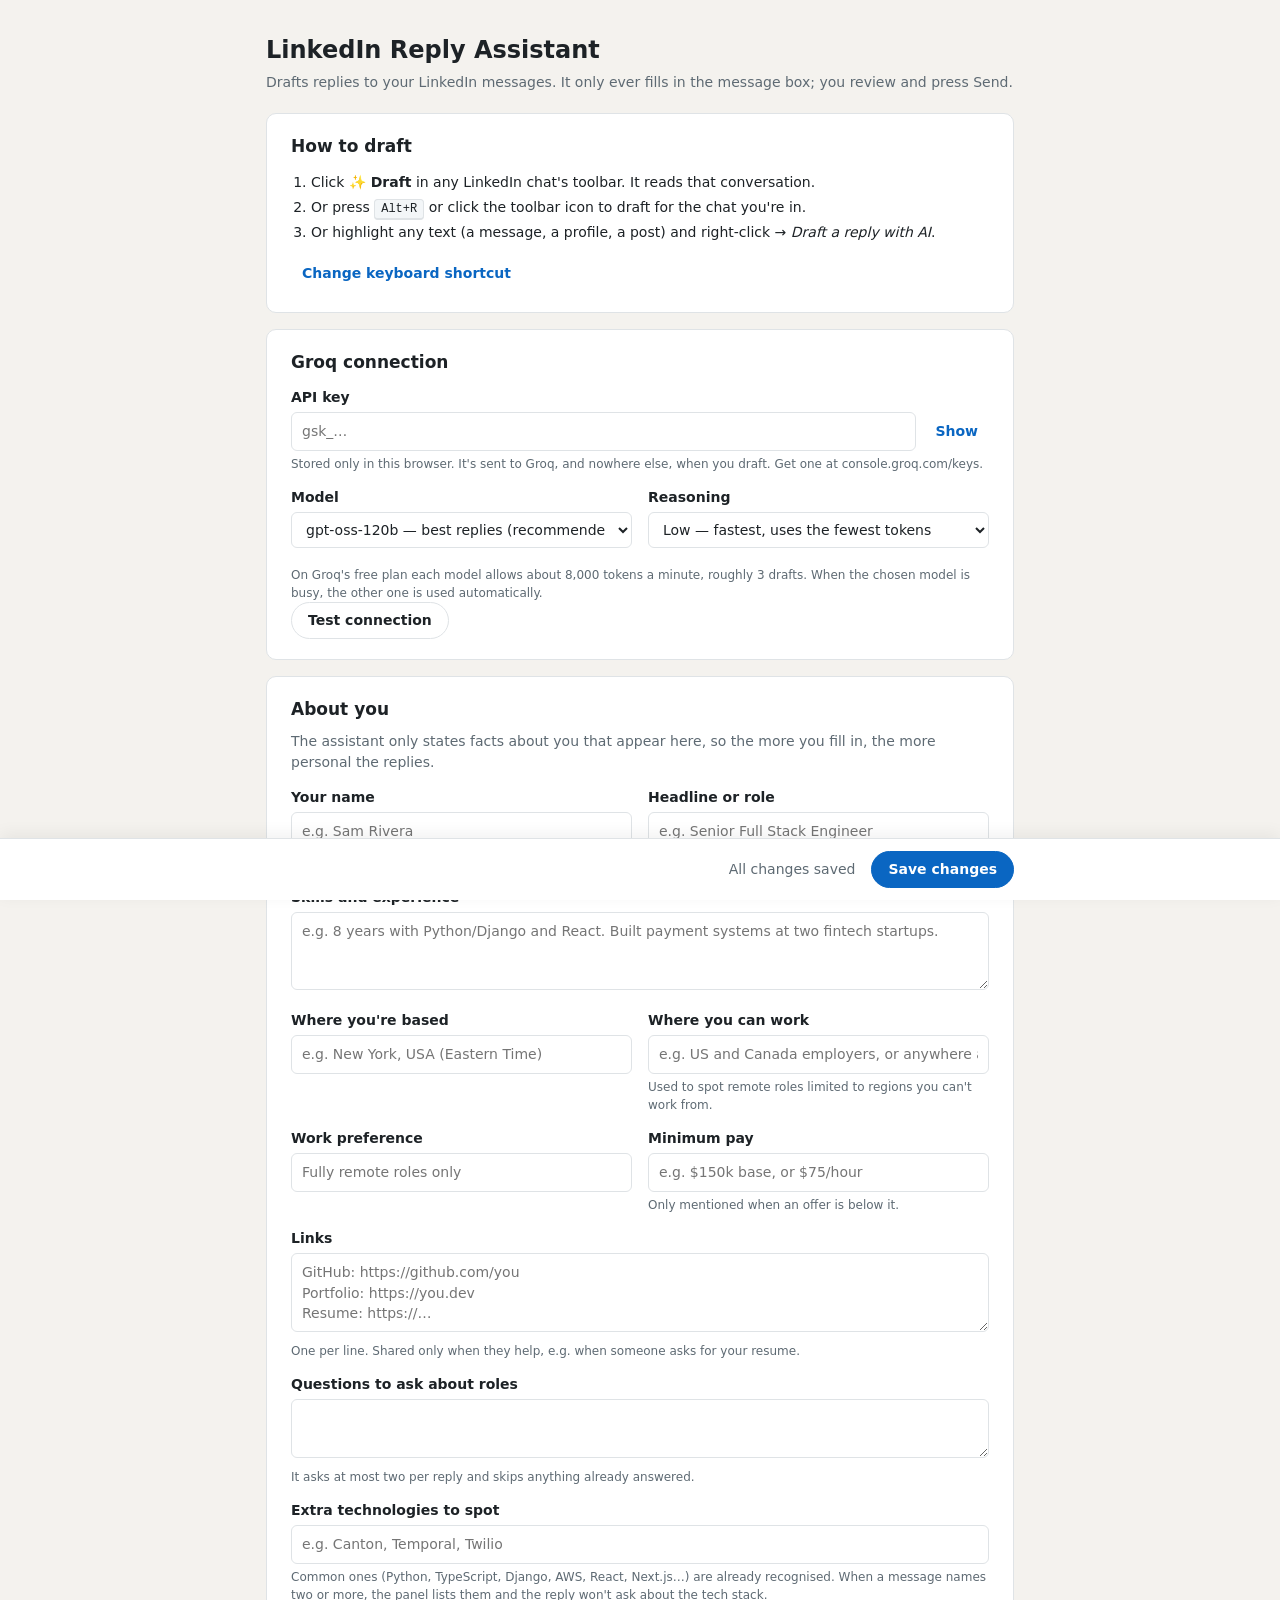
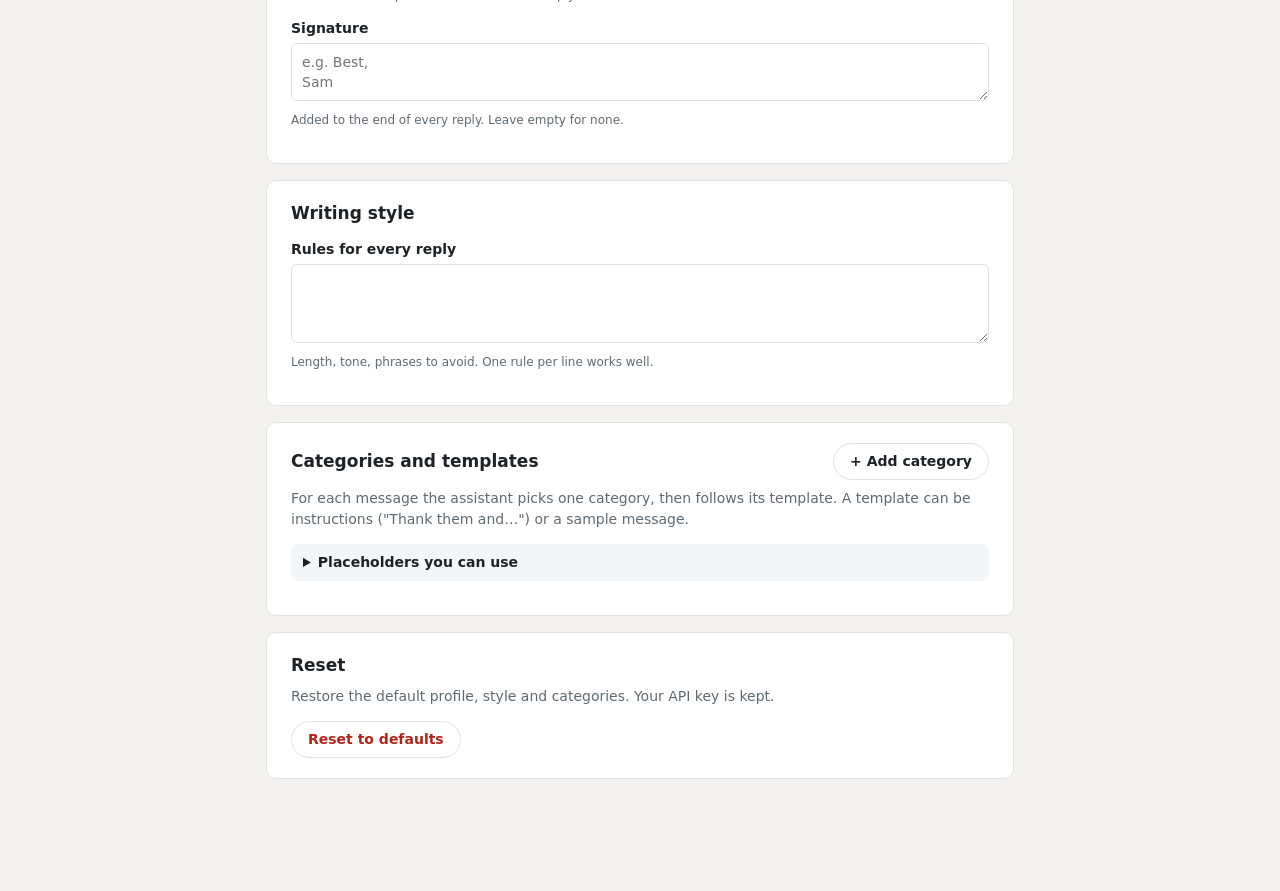
<file: options/options.html>
<!DOCTYPE html>
<html lang="en">
<head>
  <meta charset="UTF-8">
  <meta name="viewport" content="width=device-width, initial-scale=1">
  <title>LinkedIn Reply Assistant · Settings</title>
  <link rel="stylesheet" href="options.css">
</head>
<body>
  <main>
    <header class="page-head">
      <h1>LinkedIn Reply Assistant</h1>
      <p>Drafts replies to your LinkedIn messages. It only ever fills in the message box; you review and press Send.</p>
    </header>

    <section class="card how">
      <h2>How to draft</h2>
      <ol>
        <li>Click <strong>✨ Draft</strong> in any LinkedIn chat's toolbar. It reads that conversation.</li>
        <li>Or press <kbd id="shortcut">Alt+R</kbd> or click the toolbar icon to draft for the chat you're in.</li>
        <li>Or highlight any text (a message, a profile, a post) and right-click → <em>Draft a reply with AI</em>.</li>
      </ol>
      <button type="button" class="btn subtle" id="btn-shortcuts">Change keyboard shortcut</button>
    </section>

    <section class="card">
      <h2>Groq connection</h2>
      <div class="field">
        <label for="apiKey">API key</label>
        <div class="inline">
          <input type="password" id="apiKey" placeholder="gsk_…" autocomplete="off" spellcheck="false">
          <button type="button" class="btn subtle" id="btn-reveal" aria-pressed="false">Show</button>
        </div>
        <p class="hint">Stored only in this browser. It's sent to Groq, and nowhere else, when you draft. Get one at console.groq.com/keys.</p>
      </div>
      <div class="grid">
        <div class="field">
          <label for="model">Model</label>
          <select id="model"></select>
        </div>
        <div class="field">
          <label for="reasoningEffort">Reasoning</label>
          <select id="reasoningEffort"></select>
        </div>
      </div>
      <p class="hint">On Groq's free plan each model allows about 8,000 tokens a minute, roughly 3 drafts. When the chosen model is busy, the other one is used automatically.</p>
      <div class="inline">
        <button type="button" class="btn" id="btn-test">Test connection</button>
        <span id="test-status" role="status"></span>
      </div>
    </section>

    <section class="card">
      <h2>About you</h2>
      <p class="lead">The assistant only states facts about you that appear here, so the more you fill in, the more personal the replies.</p>
      <div class="grid">
        <div class="field">
          <label for="name">Your name</label>
          <input id="name" placeholder="e.g. Sam Rivera">
          <p class="hint">Also used to tell your messages apart from theirs.</p>
        </div>
        <div class="field">
          <label for="headline">Headline or role</label>
          <input id="headline" placeholder="e.g. Senior Full Stack Engineer">
        </div>
      </div>
      <div class="field">
        <label for="skills">Skills and experience</label>
        <textarea id="skills" rows="3" placeholder="e.g. 8 years with Python/Django and React. Built payment systems at two fintech startups."></textarea>
      </div>
      <div class="grid">
        <div class="field">
          <label for="basedIn">Where you're based</label>
          <input id="basedIn" placeholder="e.g. New York, USA (Eastern Time)">
        </div>
        <div class="field">
          <label for="workRegions">Where you can work</label>
          <input id="workRegions" placeholder="e.g. US and Canada employers, or anywhere as a contractor">
          <p class="hint">Used to spot remote roles limited to regions you can't work from.</p>
        </div>
        <div class="field">
          <label for="workPreference">Work preference</label>
          <input id="workPreference" placeholder="Fully remote roles only">
        </div>
        <div class="field">
          <label for="minPay">Minimum pay</label>
          <input id="minPay" placeholder="e.g. $150k base, or $75/hour">
          <p class="hint">Only mentioned when an offer is below it.</p>
        </div>
      </div>
      <div class="field">
        <label for="links">Links</label>
        <textarea id="links" rows="3" placeholder="GitHub: https://github.com/you&#10;Portfolio: https://you.dev&#10;Resume: https://…"></textarea>
        <p class="hint">One per line. Shared only when they help, e.g. when someone asks for your resume.</p>
      </div>
      <div class="field">
        <label for="questions">Questions to ask about roles</label>
        <textarea id="questions" rows="2"></textarea>
        <p class="hint">It asks at most two per reply and skips anything already answered.</p>
      </div>
      <div class="field">
        <label for="techWords">Extra technologies to spot</label>
        <input id="techWords" placeholder="e.g. Canton, Temporal, Twilio">
        <p class="hint">Common ones (Python, TypeScript, Django, AWS, React, Next.js…) are already recognised. When a message
          names two or more, the panel lists them and the reply won't ask about the tech stack.</p>
      </div>
      <div class="field">
        <label for="signature">Signature</label>
        <textarea id="signature" rows="2" placeholder="e.g. Best,&#10;Sam"></textarea>
        <p class="hint">Added to the end of every reply. Leave empty for none.</p>
      </div>
    </section>

    <section class="card">
      <h2>Writing style</h2>
      <div class="field">
        <label for="style">Rules for every reply</label>
        <textarea id="style" rows="3"></textarea>
        <p class="hint">Length, tone, phrases to avoid. One rule per line works well.</p>
      </div>
    </section>

    <section class="card">
      <div class="section-head">
        <h2>Categories and templates</h2>
        <button type="button" class="btn" id="btn-add-category">+ Add category</button>
      </div>
      <p class="lead">For each message the assistant picks one category, then follows its template. A template can be instructions ("Thank them and…") or a sample message.</p>
      <details class="placeholders">
        <summary>Placeholders you can use</summary>
        <p><strong>Filled from your profile:</strong> <span id="ph-profile"></span></p>
        <p><strong>Filled from the conversation:</strong> <span id="ph-message"></span></p>
      </details>
      <div id="categories"></div>
    </section>

    <section class="card danger-zone">
      <h2>Reset</h2>
      <p class="lead">Restore the default profile, style and categories. Your API key is kept.</p>
      <button type="button" class="btn danger" id="btn-reset">Reset to defaults</button>
    </section>
  </main>

  <div class="save-bar" id="save-bar">
    <span id="save-status" role="status">All changes saved</span>
    <button type="button" class="btn primary" id="btn-save">Save changes</button>
  </div>

  <template id="category-template">
    <details class="category">
      <summary>
        <span class="cat-title"></span>
        <span class="cat-tag"></span>
        <label class="toggle" title="Use this category">
          <input type="checkbox" class="cat-enabled">
          <span>On</span>
        </label>
      </summary>
      <div class="cat-body">
        <div class="field">
          <label>Name</label>
          <input class="cat-label" maxlength="40">
        </div>
        <div class="field">
          <label>Use when</label>
          <textarea class="cat-when" rows="2" placeholder="e.g. Someone asks me to speak at an event or on a podcast."></textarea>
        </div>
        <div class="field">
          <label>Reply template</label>
          <textarea class="cat-reply" rows="3" placeholder="e.g. Hi {first_name}, thank you for the invitation to speak at {company}…"></textarea>
        </div>
        <div class="cat-actions">
          <button type="button" class="btn subtle cat-reset">Reset to default</button>
          <button type="button" class="btn danger cat-delete">Delete category</button>
        </div>
      </div>
    </details>
  </template>

  <script type="module" src="options.js"></script>
</body>
</html>
</file>
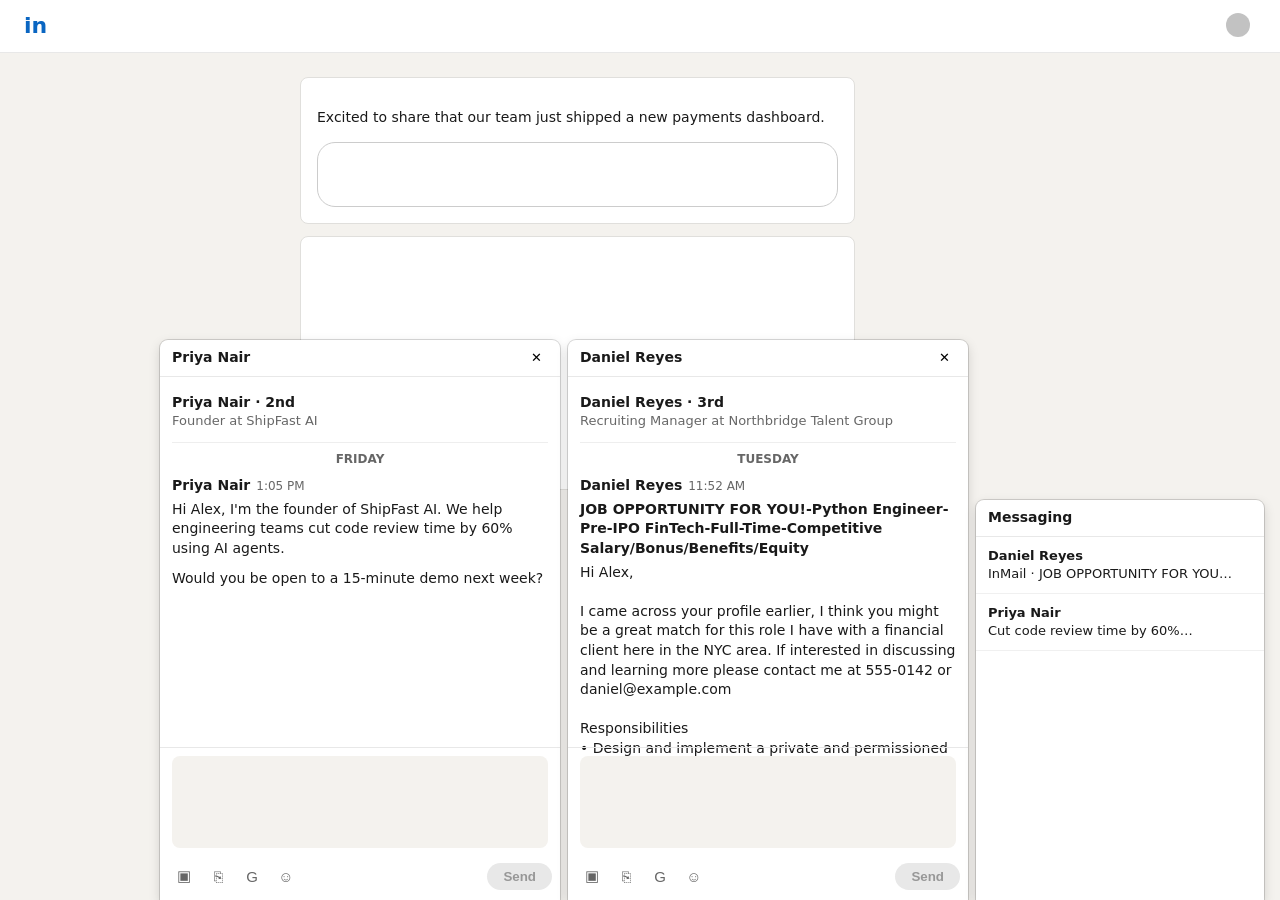
<file: tests/fixtures/linkedin-feed.html>
<!DOCTYPE html>
<html lang="en">
<head>
<meta charset="utf-8">
<title>Feed | LinkedIn (test fixture)</title>
<!-- Mimics LinkedIn's feed with the messaging overlay: class names follow LinkedIn's msg-* markup.
     People and companies are fictional. -->
<style>
  body { margin: 0; background: #f4f2ee; font: 14px/1.4 -apple-system, system-ui, "Segoe UI", Roboto, sans-serif; color: rgba(0,0,0,.9); }
  .global-nav { height: 52px; background: #fff; border-bottom: 1px solid #e8e8e8; display: flex; align-items: center; justify-content: space-between; padding: 0 24px; }
  .global-nav__logo { font-weight: 800; color: #0a66c2; font-size: 22px; }
  .global-nav__me-photo { width: 24px; height: 24px; border-radius: 50%; background: #9db3c8; }
  .scaffold-layout__main { width: 555px; margin: 24px 0 0 300px; }
  .feed-shared-update-v2 { background: #fff; border-radius: 8px; border: 1px solid #e0dfdc; padding: 16px; margin-bottom: 12px; }
  .ql-editor { min-height: 36px; border: 1px solid #ccc; border-radius: 18px; padding: 8px 12px; margin-top: 12px; }
  .msg-overlay-container { position: fixed; right: 16px; bottom: 0; display: flex; flex-direction: row-reverse; align-items: flex-end; gap: 8px; }
  .msg-overlay-list-bubble { width: 288px; height: 400px; background: #fff; border-radius: 8px 8px 0 0; box-shadow: 0 0 0 1px rgba(0,0,0,.15), 0 4px 12px rgba(0,0,0,.15); }
  .msg-overlay-bubble-header { display: flex; align-items: center; justify-content: space-between; padding: 8px 12px; border-bottom: 1px solid #e8e8e8; font-weight: 600; }
  .msg-overlay-bubble-header__title { font-size: 14px; margin: 0; }
  .msg-overlay-bubble-header__title a { color: inherit; text-decoration: none; }
  .msg-conversation-listitem { list-style: none; padding: 10px 12px; border-bottom: 1px solid #f0f0f0; font-size: 13px; }
  .msg-overlay-conversation-bubble { width: 400px; height: 560px; background: #fff; border-radius: 8px 8px 0 0; box-shadow: 0 0 0 1px rgba(0,0,0,.15), 0 4px 12px rgba(0,0,0,.15); display: flex; flex-direction: column; }
  .msg-overlay-conversation-bubble__content-wrapper { flex: 1; display: flex; flex-direction: column; min-height: 0; }
  .msg-s-message-list-container { flex: 1; min-height: 0; }
  .msg-s-message-list { height: 100%; overflow-y: auto; padding: 8px 12px; }
  .msg-s-profile-card { padding: 8px 0 12px; border-bottom: 1px solid #eee; margin-bottom: 8px; }
  .artdeco-entity-lockup__title { font-weight: 600; }
  .artdeco-entity-lockup__subtitle { color: rgba(0,0,0,.6); font-size: 13px; }
  .msg-s-message-list-content { margin: 0; padding: 0; list-style: none; }
  .msg-s-message-list__time-heading { display: block; text-align: center; font-size: 12px; font-weight: 600; color: rgba(0,0,0,.6); margin: 8px 0; }
  .msg-s-message-group__meta { display: flex; gap: 6px; align-items: baseline; }
  .msg-s-message-group__name { font-weight: 600; }
  .msg-s-message-group__timestamp { font-size: 12px; color: rgba(0,0,0,.6); }
  .msg-s-event-listitem__subject { font-size: 14px; margin: 4px 0; }
  .msg-s-event-listitem__body { margin: 4px 0 10px; }
  .msg-form { border-top: 1px solid #e8e8e8; }
  .msg-form__message-texteditor { position: relative; margin: 8px 12px; }
  .msg-form__contenteditable { min-height: 72px; max-height: 160px; overflow: auto; background: #f4f2ee; border-radius: 8px; padding: 10px 12px; outline: none; }
  .msg-form__contenteditable p { margin: 0; }
  .msg-form__footer { display: flex; justify-content: space-between; align-items: center; padding: 4px 8px 8px; }
  .msg-form__left-actions { display: flex; align-items: center; gap: 2px; }
  .msg-form__left-actions > button:not(.lra-draft-btn) { width: 32px; height: 32px; border: 0; background: none; border-radius: 50%; color: rgba(0,0,0,.6); font-size: 15px; }
  .msg-form__send-button { border: 0; border-radius: 16px; padding: 6px 16px; background: #0a66c2; color: #fff; font-weight: 600; }
  .msg-form__send-button:disabled { background: #e8e8e8; color: rgba(0,0,0,.35); }
</style>
</head>
<body>
  <header class="global-nav">
    <span class="global-nav__logo">in</span>
    <button class="global-nav__primary-link-me-menu-trigger" style="border:0;background:none">
      <img class="global-nav__me-photo" alt="Alex Morgan" src="[data-uri]">
    </button>
  </header>

  <main class="scaffold-layout__main">
    <div class="feed-shared-update-v2">
      <p>Excited to share that our team just shipped a new payments dashboard.</p>
      <form class="comments-comment-box__form">
        <div class="ql-editor" contenteditable="true" role="textbox" aria-label="Add a comment…"><p><br></p></div>
      </form>
    </div>
    <div class="feed-shared-update-v2" style="height:220px"></div>
  </main>

  <aside id="msg-overlay" class="msg-overlay-container">
    <div class="msg-overlay-list-bubble">
      <header class="msg-overlay-bubble-header">Messaging</header>
      <ul style="margin:0;padding:0">
        <li class="msg-conversation-listitem"><strong>Daniel Reyes</strong><br>InMail · JOB OPPORTUNITY FOR YOU…</li>
        <li class="msg-conversation-listitem"><strong>Priya Nair</strong><br>Cut code review time by 60%…</li>
      </ul>
    </div>

    <div class="msg-overlay-conversation-bubble msg-overlay-conversation-bubble--is-active" id="bubble-daniel">
      <header class="msg-overlay-bubble-header">
        <div class="msg-overlay-bubble-header__details">
          <h2 class="msg-overlay-bubble-header__title"><a href="/in/daniel-reyes-000/"><span>Daniel Reyes</span></a></h2>
        </div>
        <div class="msg-overlay-bubble-header__controls"><button aria-label="Close your conversation with Daniel Reyes" style="border:0;background:none">✕</button></div>
      </header>
      <div class="msg-overlay-conversation-bubble__content-wrapper">
        <div class="msg-s-message-list-container">
          <div class="msg-s-message-list full-width scrollable">
            <div class="msg-s-profile-card">
              <div class="artdeco-entity-lockup">
                <div class="artdeco-entity-lockup__title">Daniel Reyes · 3rd</div>
                <div class="artdeco-entity-lockup__subtitle">Recruiting Manager at Northbridge Talent Group</div>
              </div>
            </div>
            <ul class="msg-s-message-list-content list-style-none full-width">
              <li class="msg-s-message-list__event clearfix">
                <time class="msg-s-message-list__time-heading">TUESDAY</time>
                <div class="msg-s-event-listitem msg-s-event-listitem--other">
                  <div class="msg-s-message-group__meta">
                    <span class="msg-s-message-group__name">Daniel Reyes</span>
                    <time class="msg-s-message-group__timestamp">11:52 AM</time>
                  </div>
                  <div class="msg-s-event-listitem__message-bubble">
                    <h3 class="msg-s-event-listitem__subject">JOB OPPORTUNITY FOR YOU!-Python Engineer-Pre-IPO FinTech-Full-Time-Competitive Salary/Bonus/Benefits/Equity</h3>
                    <p class="msg-s-event-listitem__body" id="daniel-body">Hi Alex,<br><br>I came across your profile earlier, I think you might be a great match for this role I have with a financial client here in the NYC area. If interested in discussing and learning more please contact me at 555-0142 or daniel@example.com<br><br>Responsibilities<br>• Design and implement a private and permissioned distributed ledger using DAML or Canton and other open-source blockchain frameworks<br>• Build and maintain a RESTful API using Python and FastAPI<br><br>Qualifications<br>• Experience with DAML, Solidity, or other blockchain programming languages<br>• Experience building APIs for large scale applications using AWS</p>
                  </div>
                </div>
              </li>
            </ul>
          </div>
        </div>
        <form class="msg-form">
          <div class="msg-form__msg-content-container">
            <div class="msg-form__message-texteditor">
              <div class="msg-form__placeholder" data-placeholder="Write a message…"></div>
              <div class="msg-form__contenteditable" contenteditable="true" role="textbox" aria-multiline="true" aria-label="Write a message…"><p><br></p></div>
            </div>
          </div>
          <footer class="msg-form__footer">
            <div class="msg-form__left-actions">
              <button type="button" aria-label="Attach an image">▣</button>
              <button type="button" aria-label="Attach a file">⎘</button>
              <button type="button" aria-label="Open GIF Keyboard">G</button>
              <button type="button" aria-label="Open Emoji Keyboard">☺</button>
            </div>
            <div class="msg-form__right-actions"><button class="msg-form__send-button" type="submit" disabled>Send</button></div>
          </footer>
        </form>
      </div>
    </div>

    <div class="msg-overlay-conversation-bubble" id="bubble-priya">
      <header class="msg-overlay-bubble-header">
        <div class="msg-overlay-bubble-header__details">
          <h2 class="msg-overlay-bubble-header__title"><a href="/in/priya-nair-000/"><span>Priya Nair</span></a></h2>
        </div>
        <div class="msg-overlay-bubble-header__controls"><button aria-label="Close your conversation with Priya Nair" style="border:0;background:none">✕</button></div>
      </header>
      <div class="msg-overlay-conversation-bubble__content-wrapper">
        <div class="msg-s-message-list-container">
          <div class="msg-s-message-list full-width scrollable">
            <div class="msg-s-profile-card">
              <div class="artdeco-entity-lockup">
                <div class="artdeco-entity-lockup__title">Priya Nair · 2nd</div>
                <div class="artdeco-entity-lockup__subtitle">Founder at ShipFast AI</div>
              </div>
            </div>
            <ul class="msg-s-message-list-content list-style-none full-width">
              <li class="msg-s-message-list__event clearfix">
                <time class="msg-s-message-list__time-heading">FRIDAY</time>
                <div class="msg-s-event-listitem">
                  <div class="msg-s-message-group__meta">
                    <span class="msg-s-message-group__name">Priya Nair</span>
                    <time class="msg-s-message-group__timestamp">1:05 PM</time>
                  </div>
                  <p class="msg-s-event-listitem__body">Hi Alex, I'm the founder of ShipFast AI. We help engineering teams cut code review time by 60% using AI agents.</p>
                </div>
              </li>
              <li class="msg-s-message-list__event clearfix">
                <div class="msg-s-event-listitem">
                  <p class="msg-s-event-listitem__body">Would you be open to a 15-minute demo next week?</p>
                </div>
              </li>
            </ul>
          </div>
        </div>
        <form class="msg-form">
          <div class="msg-form__msg-content-container">
            <div class="msg-form__message-texteditor">
              <div class="msg-form__placeholder" data-placeholder="Write a message…"></div>
              <div class="msg-form__contenteditable" contenteditable="true" role="textbox" aria-multiline="true" aria-label="Write a message…"><p><br></p></div>
            </div>
          </div>
          <footer class="msg-form__footer">
            <div class="msg-form__left-actions">
              <button type="button" aria-label="Attach an image">▣</button>
              <button type="button" aria-label="Attach a file">⎘</button>
              <button type="button" aria-label="Open GIF Keyboard">G</button>
              <button type="button" aria-label="Open Emoji Keyboard">☺</button>
            </div>
            <div class="msg-form__right-actions"><button class="msg-form__send-button" type="submit" disabled>Send</button></div>
          </footer>
        </form>
      </div>
    </div>
  </aside>

  <script>
    // Stand-in for LinkedIn's editor logic: Send is enabled only when the box has text, and a submit is recorded.
    window.__sent = [];
    document.addEventListener("input", (e) => {
      const form = e.target.closest?.("form.msg-form");
      if (form) form.querySelector(".msg-form__send-button").disabled = !e.target.innerText.trim();
    });
    document.addEventListener("submit", (e) => {
      e.preventDefault();
      window.__sent.push(e.target.querySelector(".msg-form__contenteditable").innerText);
    });
  </script>
</body>
</html>
</file>
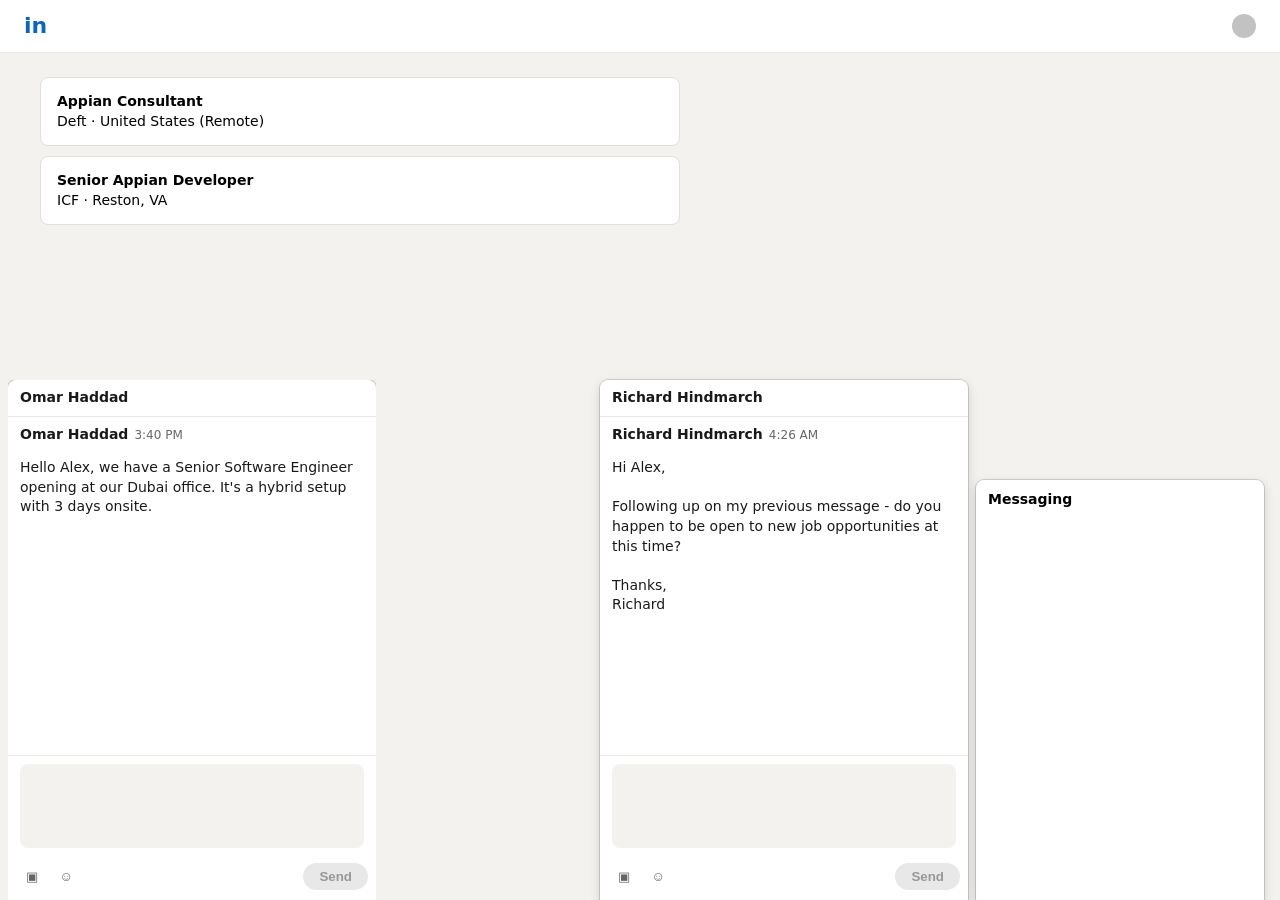
<file: tests/fixtures/linkedin-jobs.html>
<!DOCTYPE html>
<html lang="en">
<head>
<meta charset="utf-8">
<title>Jobs | LinkedIn (test fixture)</title>
<!-- Mimics LinkedIn's newer pages (e.g. /jobs/search-results/), where the chat pop-ups are rendered where
     document.querySelectorAll can't see them. Three pop-ups: in an open shadow root, in a closed shadow root
     (filled in late), and in a same-origin iframe. People and companies are fictional. -->
<style>
  body { margin: 0; background: #f4f2ee; font: 14px/1.4 -apple-system, system-ui, "Segoe UI", Roboto, sans-serif; }
  .global-nav { height: 52px; background: #fff; border-bottom: 1px solid #e8e8e8; display: flex; align-items: center; justify-content: space-between; padding: 0 24px; }
  .global-nav__me-photo { width: 24px; height: 24px; border-radius: 50%; background: #9db3c8; }
  .jobs { width: 640px; margin: 24px 0 0 40px; }
  .job-card { background: #fff; border: 1px solid #e0dfdc; border-radius: 8px; padding: 14px 16px; margin-bottom: 10px; }
  .msg-overlay-list-bubble { position: fixed; right: 16px; bottom: 0; width: 288px; height: 420px; background: #fff; border-radius: 8px 8px 0 0; box-shadow: 0 0 0 1px rgba(0,0,0,.15), 0 4px 12px rgba(0,0,0,.15); padding: 10px 12px; box-sizing: border-box; font-weight: 600; }
  #chat-frame { position: fixed; left: 8px; bottom: 0; width: 368px; height: 520px; border: 0; }
</style>
</head>
<body>
  <header class="global-nav">
    <span style="font-weight:800;color:#0a66c2;font-size:22px">in</span>
    <img class="global-nav__me-photo" alt="Alex Morgan" src="[data-uri]">
  </header>
  <main class="jobs">
    <div class="job-card"><strong>Appian Consultant</strong><br>Deft · United States (Remote)</div>
    <div class="job-card"><strong>Senior Appian Developer</strong><br>ICF · Reston, VA</div>
  </main>
  <div class="msg-overlay-list-bubble">Messaging</div>

  <!-- Hosts for the chat pop-ups -->
  <div id="interop-outlet" data-testid="interop-shadowdom"></div>
  <div id="closed-outlet"></div>
  <iframe id="chat-frame" title="chat"></iframe>

  <script>
    const BUBBLE_CSS = `
      .msg-overlay-conversation-bubble { position: fixed; bottom: 0; width: 368px; height: 520px; background: #fff; border-radius: 8px 8px 0 0;
        box-shadow: 0 0 0 1px rgba(0,0,0,.15), 0 4px 12px rgba(0,0,0,.15); display: flex; flex-direction: column; font: 14px/1.4 -apple-system, system-ui, "Segoe UI", Roboto, sans-serif; color: rgba(0,0,0,.9); }
      .msg-overlay-bubble-header { padding: 8px 12px; border-bottom: 1px solid #e8e8e8; font-weight: 600; }
      .msg-overlay-bubble-header__title { font-size: 14px; margin: 0; }
      .msg-s-message-list { flex: 1; overflow-y: auto; padding: 8px 12px; }
      .msg-s-message-list-content { margin: 0; padding: 0; list-style: none; }
      .msg-s-message-group__name { font-weight: 600; margin-right: 6px; }
      .msg-s-message-group__timestamp { font-size: 12px; color: rgba(0,0,0,.6); }
      .msg-form { border-top: 1px solid #e8e8e8; }
      .msg-form__contenteditable { min-height: 64px; margin: 8px 12px; background: #f4f2ee; border-radius: 8px; padding: 10px 12px; outline: none; }
      .msg-form__contenteditable p { margin: 0; }
      .msg-form__footer { display: flex; justify-content: space-between; align-items: center; padding: 4px 8px 8px; }
      .msg-form__left-actions { display: flex; align-items: center; gap: 2px; }
      .msg-form__left-actions > button:not(.lra-draft-btn) { width: 32px; height: 32px; border: 0; background: none; color: rgba(0,0,0,.6); }
      .msg-form__send-button { border: 0; border-radius: 16px; padding: 6px 16px; background: #0a66c2; color: #fff; font-weight: 600; }
      .msg-form__send-button:disabled { background: #e8e8e8; color: rgba(0,0,0,.35); }`;

    const bubble = ({ id, right, left, name, time, body }) => `
      <div class="msg-overlay-conversation-bubble" id="${id}" style="${right != null ? `right:${right}px` : `left:${left}px`}">
        <header class="msg-overlay-bubble-header"><h2 class="msg-overlay-bubble-header__title"><span>${name}</span></h2></header>
        <div class="msg-s-message-list">
          <ul class="msg-s-message-list-content">
            <li class="msg-s-message-list__event">
              <div class="msg-s-event-listitem">
                <div class="msg-s-message-group__meta"><span class="msg-s-message-group__name">${name}</span><time class="msg-s-message-group__timestamp">${time}</time></div>
                <p class="msg-s-event-listitem__body">${body}</p>
              </div>
            </li>
          </ul>
        </div>
        <form class="msg-form">
          <div class="msg-form__contenteditable" contenteditable="true" role="textbox" aria-label="Write a message…"><p><br></p></div>
          <footer class="msg-form__footer">
            <div class="msg-form__left-actions"><button type="button" aria-label="Attach an image">▣</button><button type="button" aria-label="Open Emoji Keyboard">☺</button></div>
            <div class="msg-form__right-actions"><button class="msg-form__send-button" type="submit" disabled>Send</button></div>
          </footer>
        </form>
      </div>`;

    // Stand-in for LinkedIn's editor logic: Send turns on when the box has text.
    const enableSend = (e) => {
      const form = e.composedPath()[0].closest?.("form.msg-form");
      if (form) form.querySelector(".msg-form__send-button").disabled = !form.querySelector(".msg-form__contenteditable").innerText.trim();
    };

    // 1. Open shadow root, like LinkedIn's interop outlet.
    const openRoot = document.getElementById("interop-outlet").attachShadow({ mode: "open" });
    openRoot.innerHTML = `<style>${BUBBLE_CSS}</style>` + bubble({
      id: "bubble-richard", right: 312, name: "Richard Hindmarch", time: "4:26 AM",
      body: "Hi Alex,<br><br>Following up on my previous message - do you happen to be open to new job opportunities at this time?<br><br>Thanks,<br>Richard",
    });
    openRoot.addEventListener("input", enableSend);

    // 2. Closed shadow root whose chat arrives after the page has loaded.
    const closedRoot = document.getElementById("closed-outlet").attachShadow({ mode: "closed" });
    window.__closedRoot = closedRoot; // test hook: page scripts can't otherwise reach a closed root
    setTimeout(() => {
      closedRoot.innerHTML = `<style>${BUBBLE_CSS}</style>` + bubble({
        id: "bubble-lena", right: 688, name: "Lena Fischer", time: "9:45 AM",
        body: "Hi Alex, my client is hiring a Senior Python Engineer. The role is fully remote, but candidates must be based in the EU.",
      });
      closedRoot.addEventListener("input", enableSend);
    }, 1500);

    // 3. Same-origin iframe.
    const frameDoc = document.getElementById("chat-frame").contentDocument;
    frameDoc.open();
    frameDoc.write(`<!DOCTYPE html><html><head><style>body{margin:0} ${BUBBLE_CSS}</style></head><body>${bubble({
      id: "bubble-omar", left: 0, name: "Omar Haddad", time: "3:40 PM",
      body: "Hello Alex, we have a Senior Software Engineer opening at our Dubai office. It's a hybrid setup with 3 days onsite.",
    })}</body></html>`);
    frameDoc.close();
    frameDoc.addEventListener("input", enableSend);
  </script>
</body>
</html>
</file>
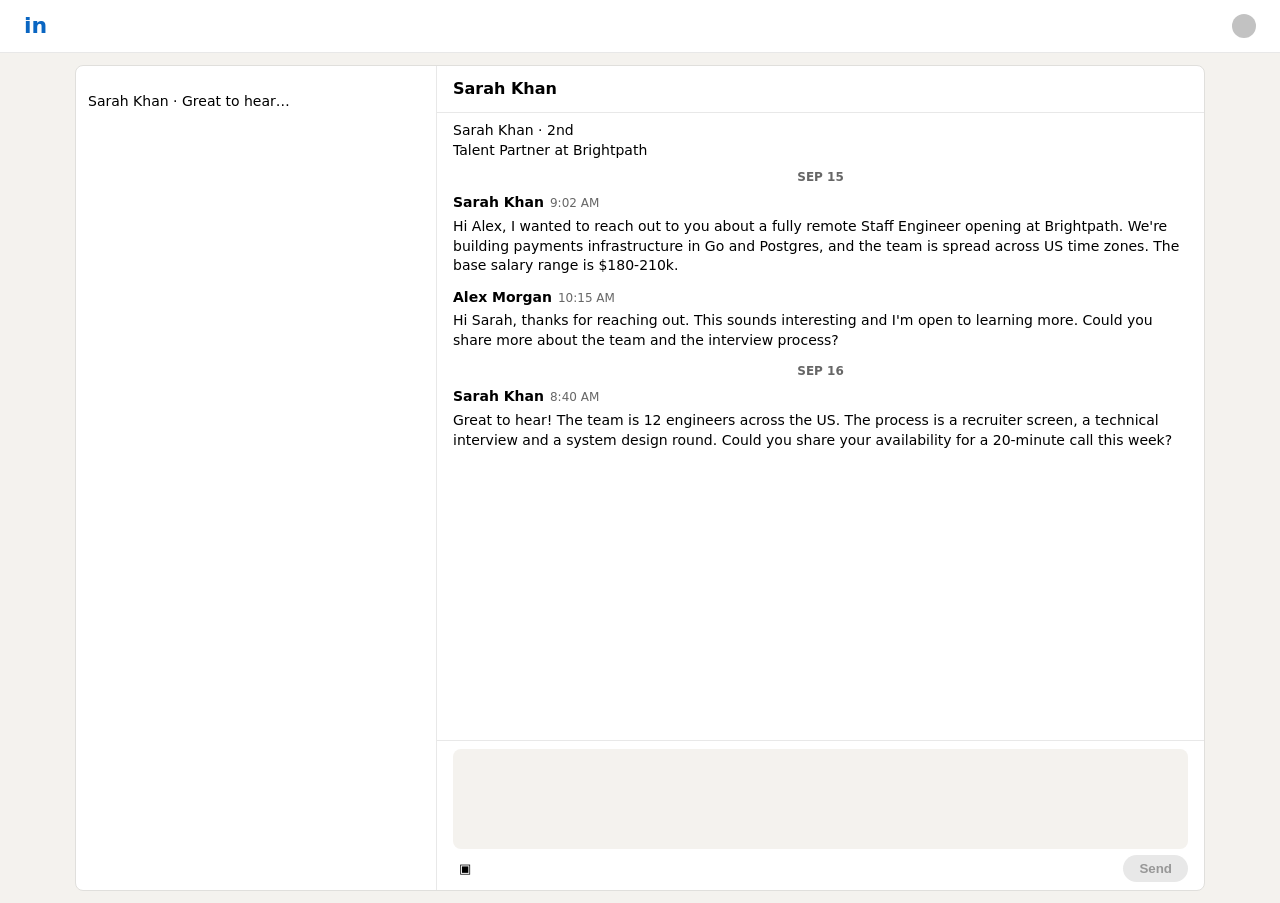
<file: tests/fixtures/linkedin-messaging.html>
<!DOCTYPE html>
<html lang="en">
<head>
<meta charset="utf-8">
<title>Messaging | LinkedIn (test fixture)</title>
<!-- Mimics the full-page messaging view (linkedin.com/messaging/thread/...). People and companies are fictional. -->
<style>
  body { margin: 0; background: #f4f2ee; font: 14px/1.4 -apple-system, system-ui, "Segoe UI", Roboto, sans-serif; }
  .global-nav { height: 52px; background: #fff; border-bottom: 1px solid #e8e8e8; display: flex; align-items: center; justify-content: space-between; padding: 0 24px; }
  .global-nav__me-photo { width: 24px; height: 24px; border-radius: 50%; background: #9db3c8; }
  .scaffold-layout__main { display: flex; width: 1128px; height: calc(100vh - 76px); margin: 12px auto; background: #fff; border-radius: 8px; border: 1px solid #e0dfdc; }
  .msg-conversations-container { width: 360px; border-right: 1px solid #e8e8e8; }
  .msg-convo-wrapper { flex: 1; display: flex; flex-direction: column; min-width: 0; }
  .msg-title-bar { padding: 12px 16px; border-bottom: 1px solid #e8e8e8; }
  .msg-entity-lockup__entity-title { margin: 0; font-size: 16px; }
  .msg-s-message-list { flex: 1; overflow-y: auto; padding: 8px 16px; }
  .msg-s-message-list-content { list-style: none; margin: 0; padding: 0; }
  .msg-s-message-list__time-heading { display: block; text-align: center; font-size: 12px; font-weight: 600; color: rgba(0,0,0,.6); margin: 8px 0; }
  .msg-s-message-group__name { font-weight: 600; margin-right: 6px; }
  .msg-s-message-group__timestamp { font-size: 12px; color: rgba(0,0,0,.6); }
  .msg-s-event-listitem__body { margin: 4px 0 12px; }
  .msg-form { border-top: 1px solid #e8e8e8; padding: 8px 16px; }
  .msg-form__contenteditable { min-height: 80px; background: #f4f2ee; border-radius: 8px; padding: 10px 12px; outline: none; }
  .msg-form__contenteditable p { margin: 0; }
  .msg-form__footer { display: flex; justify-content: space-between; align-items: center; padding-top: 6px; }
  .msg-form__send-button { border: 0; border-radius: 16px; padding: 6px 16px; background: #0a66c2; color: #fff; font-weight: 600; }
  .msg-form__send-button:disabled { background: #e8e8e8; color: rgba(0,0,0,.35); }
</style>
</head>
<body>
  <header class="global-nav">
    <span style="font-weight:800;color:#0a66c2;font-size:22px">in</span>
    <img class="global-nav__me-photo" alt="Alex Morgan" src="[data-uri]">
  </header>
  <main class="scaffold-layout__main">
    <div class="msg-conversations-container"><p style="padding:12px">Sarah Khan · Great to hear…</p></div>
    <div class="msg-convo-wrapper">
      <div class="msg-title-bar"><h2 class="msg-entity-lockup__entity-title">Sarah Khan</h2></div>
      <div class="msg-s-message-list">
        <div class="msg-s-profile-card">
          <div class="artdeco-entity-lockup__title">Sarah Khan · 2nd</div>
          <div class="artdeco-entity-lockup__subtitle">Talent Partner at Brightpath</div>
        </div>
        <ul class="msg-s-message-list-content">
          <li class="msg-s-message-list__event">
            <time class="msg-s-message-list__time-heading">SEP 15</time>
            <div class="msg-s-event-listitem">
              <div class="msg-s-message-group__meta"><span class="msg-s-message-group__name">Sarah Khan</span><time class="msg-s-message-group__timestamp">9:02 AM</time></div>
              <p class="msg-s-event-listitem__body">Hi Alex, I wanted to reach out to you about a fully remote Staff Engineer opening at Brightpath. We're building payments infrastructure in Go and Postgres, and the team is spread across US time zones. The base salary range is $180-210k.</p>
            </div>
          </li>
          <li class="msg-s-message-list__event">
            <div class="msg-s-event-listitem">
              <div class="msg-s-message-group__meta"><span class="msg-s-message-group__name">Alex Morgan</span><time class="msg-s-message-group__timestamp">10:15 AM</time></div>
              <p class="msg-s-event-listitem__body">Hi Sarah, thanks for reaching out. This sounds interesting and I'm open to learning more. Could you share more about the team and the interview process?</p>
            </div>
          </li>
          <li class="msg-s-message-list__event">
            <time class="msg-s-message-list__time-heading">SEP 16</time>
            <div class="msg-s-event-listitem">
              <div class="msg-s-message-group__meta"><span class="msg-s-message-group__name">Sarah Khan</span><time class="msg-s-message-group__timestamp">8:40 AM</time></div>
              <p class="msg-s-event-listitem__body">Great to hear! The team is 12 engineers across the US. The process is a recruiter screen, a technical interview and a system design round. Could you share your availability for a 20-minute call this week?</p>
            </div>
          </li>
        </ul>
      </div>
      <form class="msg-form">
        <div class="msg-form__message-texteditor">
          <div class="msg-form__contenteditable" contenteditable="true" role="textbox" aria-multiline="true" aria-label="Write a message…"><p><br></p></div>
        </div>
        <footer class="msg-form__footer">
          <div class="msg-form__left-actions"><button type="button" aria-label="Attach an image" style="border:0;background:none">▣</button></div>
          <div class="msg-form__right-actions"><button class="msg-form__send-button" type="submit" disabled>Send</button></div>
        </footer>
      </form>
    </div>
  </main>
  <script>
    document.addEventListener("input", (e) => {
      const form = e.target.closest?.("form.msg-form");
      if (form) form.querySelector(".msg-form__send-button").disabled = !e.target.innerText.trim();
    });
  </script>
</body>
</html>
</file>
<file: options/options.css>
:root {
  --bg: #f4f2ee;
  --card: #ffffff;
  --fg: #1d2226;
  --muted: #5e6a73;
  --line: #dfe3e6;
  --soft: #f3f6f8;
  --accent: #0a66c2;
  --accent-hover: #004182;
  --accent-soft: #e8f1fb;
  --ok: #057642;
  --err: #b42318;
  color-scheme: light;
}
@media (prefers-color-scheme: dark) {
  :root {
    --bg: #111417;
    --card: #1d2226;
    --fg: #e9ecef;
    --muted: #a9b4bd;
    --line: #38434f;
    --soft: #283039;
    --accent: #71b7fb;
    --accent-hover: #a5d0fc;
    --accent-soft: #1f3a52;
    --ok: #5fd39b;
    --err: #ff8a80;
    color-scheme: dark;
  }
}

* { box-sizing: border-box; }
body {
  margin: 0;
  background: var(--bg);
  color: var(--fg);
  font: 14px/1.5 -apple-system, system-ui, "Segoe UI", Roboto, Helvetica, Arial, sans-serif;
}
main { max-width: 780px; margin: 0 auto; padding: 32px 16px 96px; }
.page-head h1 { margin: 0 0 4px; font-size: 24px; }
.page-head p { margin: 0 0 20px; color: var(--muted); }

.card {
  background: var(--card);
  border: 1px solid var(--line);
  border-radius: 10px;
  padding: 20px 24px;
  margin-bottom: 16px;
}
h2 { margin: 0 0 12px; font-size: 17px; }
.lead { margin: -4px 0 14px; color: var(--muted); }
.section-head { display: flex; align-items: center; justify-content: space-between; gap: 12px; margin-bottom: 12px; }
.section-head h2 { margin: 0; }

.how ol { margin: 0 0 12px; padding-left: 20px; }
.how li { margin-bottom: 4px; }
kbd {
  font: 12px/1 ui-monospace, "Cascadia Mono", Consolas, monospace;
  padding: 2px 6px;
  border: 1px solid var(--line);
  border-bottom-width: 2px;
  border-radius: 4px;
  background: var(--soft);
}

.grid { display: grid; grid-template-columns: 1fr 1fr; gap: 0 16px; }
@media (max-width: 640px) { .grid { grid-template-columns: 1fr; } }
.field { margin-bottom: 14px; }
label { display: block; font-weight: 600; margin-bottom: 4px; }
input, select, textarea {
  width: 100%;
  padding: 8px 10px;
  border: 1px solid var(--line);
  border-radius: 6px;
  background: var(--card);
  color: var(--fg);
  font: inherit;
}
textarea { resize: vertical; line-height: 1.45; }
input:focus, select:focus, textarea:focus { outline: 2px solid var(--accent); outline-offset: -1px; border-color: transparent; }
.hint { margin: 4px 0 0; font-size: 12px; color: var(--muted); }
.inline { display: flex; gap: 8px; align-items: center; }
.inline input { flex: 1; }

.btn {
  border: 1px solid var(--line);
  background: var(--card);
  color: var(--fg);
  border-radius: 999px;
  padding: 7px 16px;
  font: inherit;
  font-weight: 600;
  cursor: pointer;
  white-space: nowrap;
}
.btn:hover { background: var(--soft); }
.btn.primary { background: var(--accent); border-color: var(--accent); color: #fff; }
.btn.primary:hover { background: var(--accent-hover); border-color: var(--accent-hover); }
.btn.subtle { border-color: transparent; color: var(--accent); padding: 7px 10px; }
.btn.subtle:hover { background: var(--accent-soft); }
.btn.danger { color: var(--err); }
.btn:disabled { opacity: 0.5; cursor: not-allowed; }
@media (prefers-color-scheme: dark) { .btn.primary { color: #0b1a2a; } }

#test-status.ok, #save-status.ok { color: var(--ok); }
#test-status.err, #save-status.err { color: var(--err); }

.placeholders { margin-bottom: 14px; background: var(--soft); border-radius: 8px; padding: 8px 12px; }
.placeholders summary { cursor: pointer; font-weight: 600; }
.placeholders p { margin: 8px 0 0; }
.placeholders code {
  display: inline-block;
  margin: 2px 4px 2px 0;
  padding: 1px 6px;
  border-radius: 4px;
  background: var(--card);
  border: 1px solid var(--line);
  font: 12px ui-monospace, "Cascadia Mono", Consolas, monospace;
}

.category { border: 1px solid var(--line); border-radius: 8px; margin-bottom: 8px; }
.category[open] { border-color: var(--accent); }
.category summary {
  display: flex;
  align-items: center;
  gap: 10px;
  padding: 10px 14px;
  cursor: pointer;
  list-style: none;
}
.category summary::-webkit-details-marker { display: none; }
.category summary::before { content: "▸"; color: var(--muted); transition: transform 0.15s; }
.category[open] summary::before { transform: rotate(90deg); }
.cat-title { font-weight: 600; }
.cat-tag { font-size: 12px; color: var(--muted); flex: 1; }
.category.off .cat-title { color: var(--muted); text-decoration: line-through; }
.toggle { display: inline-flex; align-items: center; gap: 6px; margin: 0; font-weight: 500; font-size: 13px; cursor: pointer; }
.toggle input { width: auto; margin: 0; }
.cat-body { padding: 0 14px 12px 34px; }
.cat-actions { display: flex; justify-content: flex-end; gap: 8px; }

.save-bar {
  position: fixed;
  left: 0;
  right: 0;
  bottom: 0;
  display: flex;
  justify-content: flex-end;
  align-items: center;
  gap: 16px;
  padding: 12px max(16px, calc((100vw - 780px) / 2 + 16px));
  background: var(--card);
  border-top: 1px solid var(--line);
  box-shadow: 0 -4px 16px rgba(0, 0, 0, 0.06);
}
#save-status { color: var(--muted); }
#save-status.dirty { color: var(--fg); font-weight: 600; }
</file>
